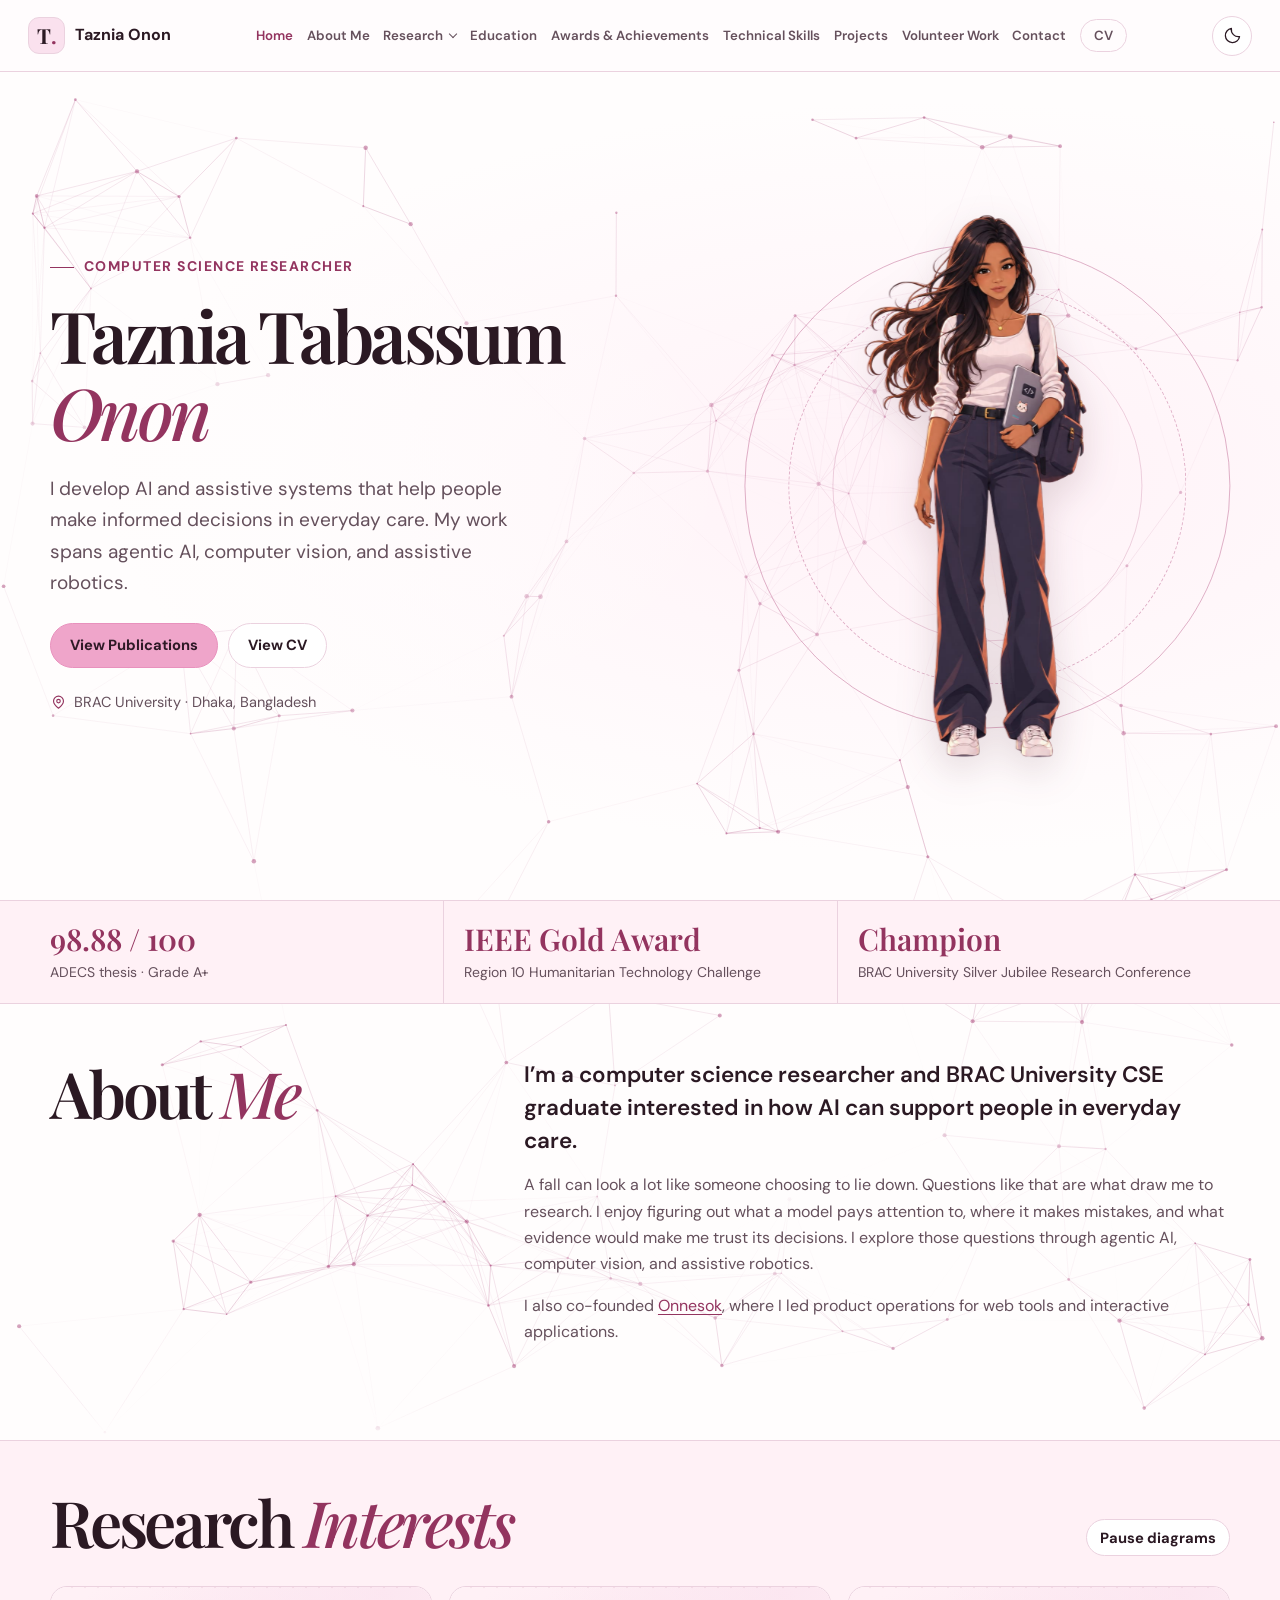
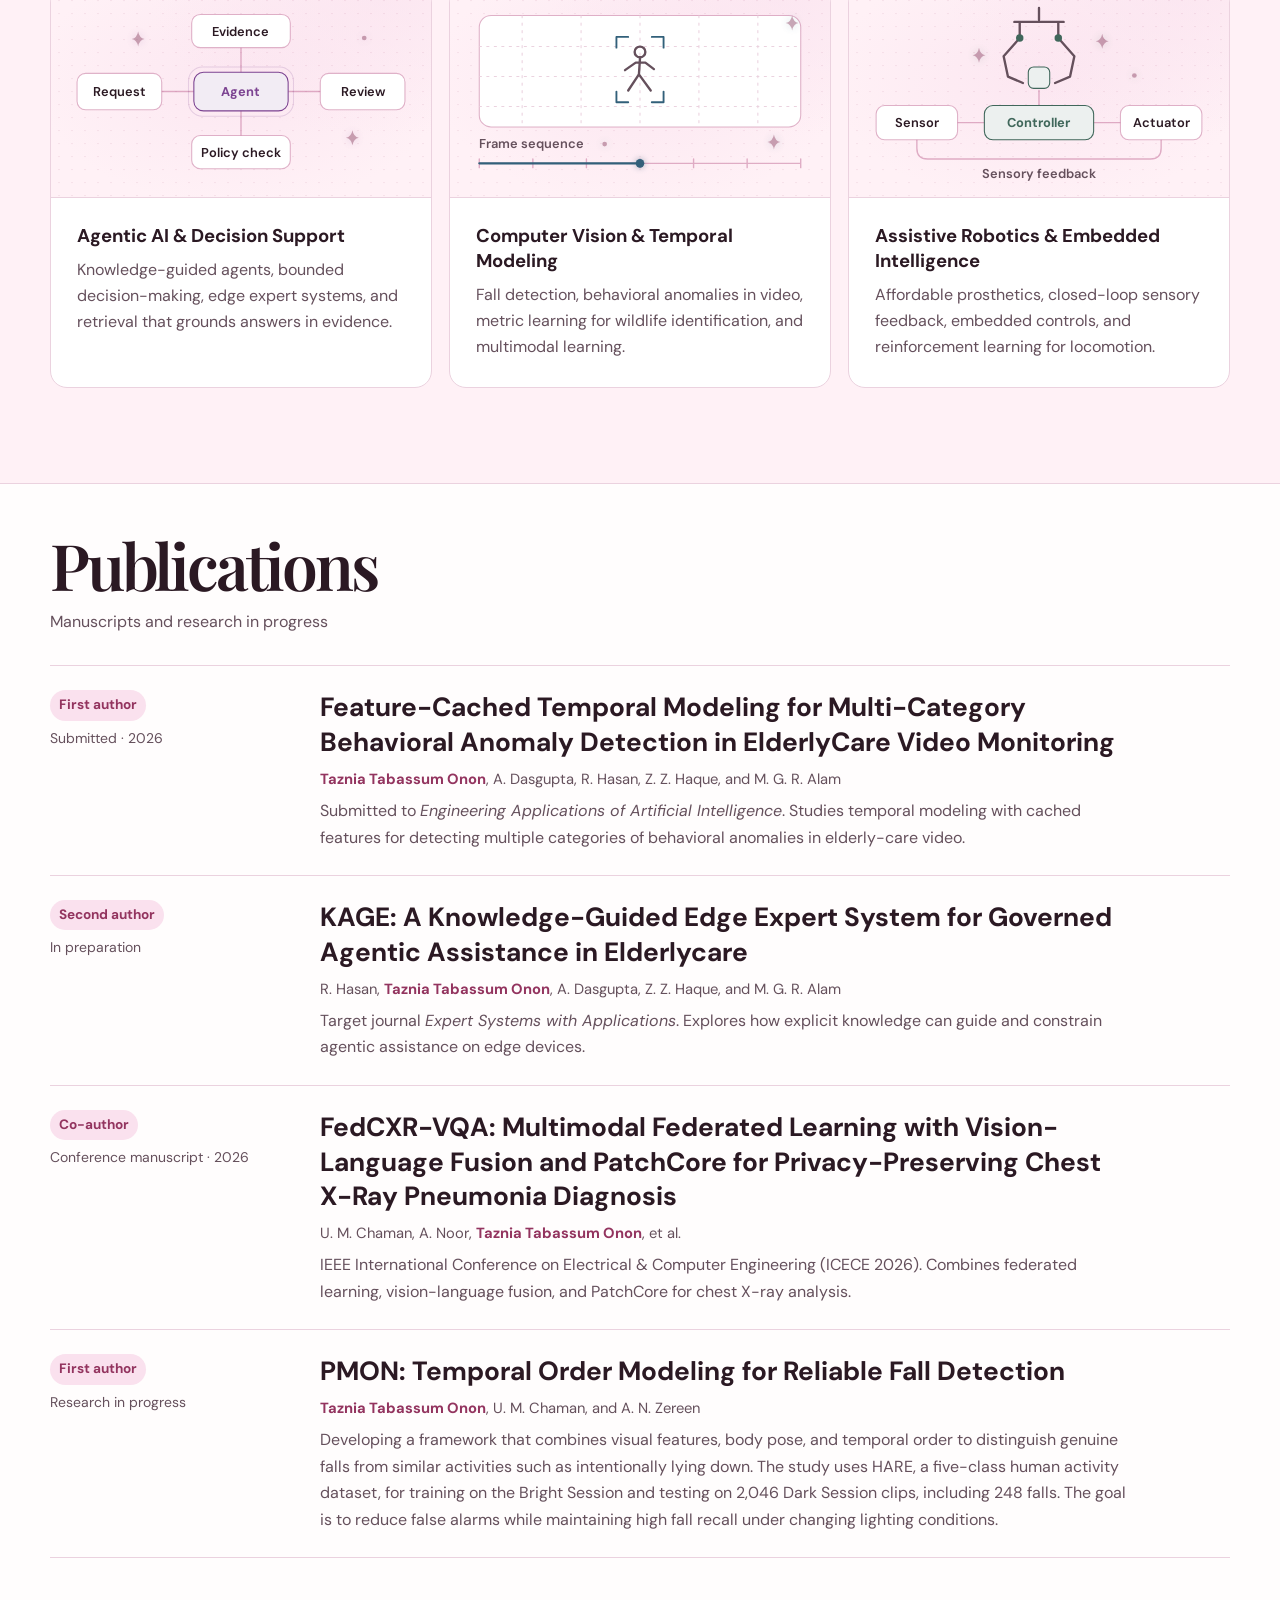
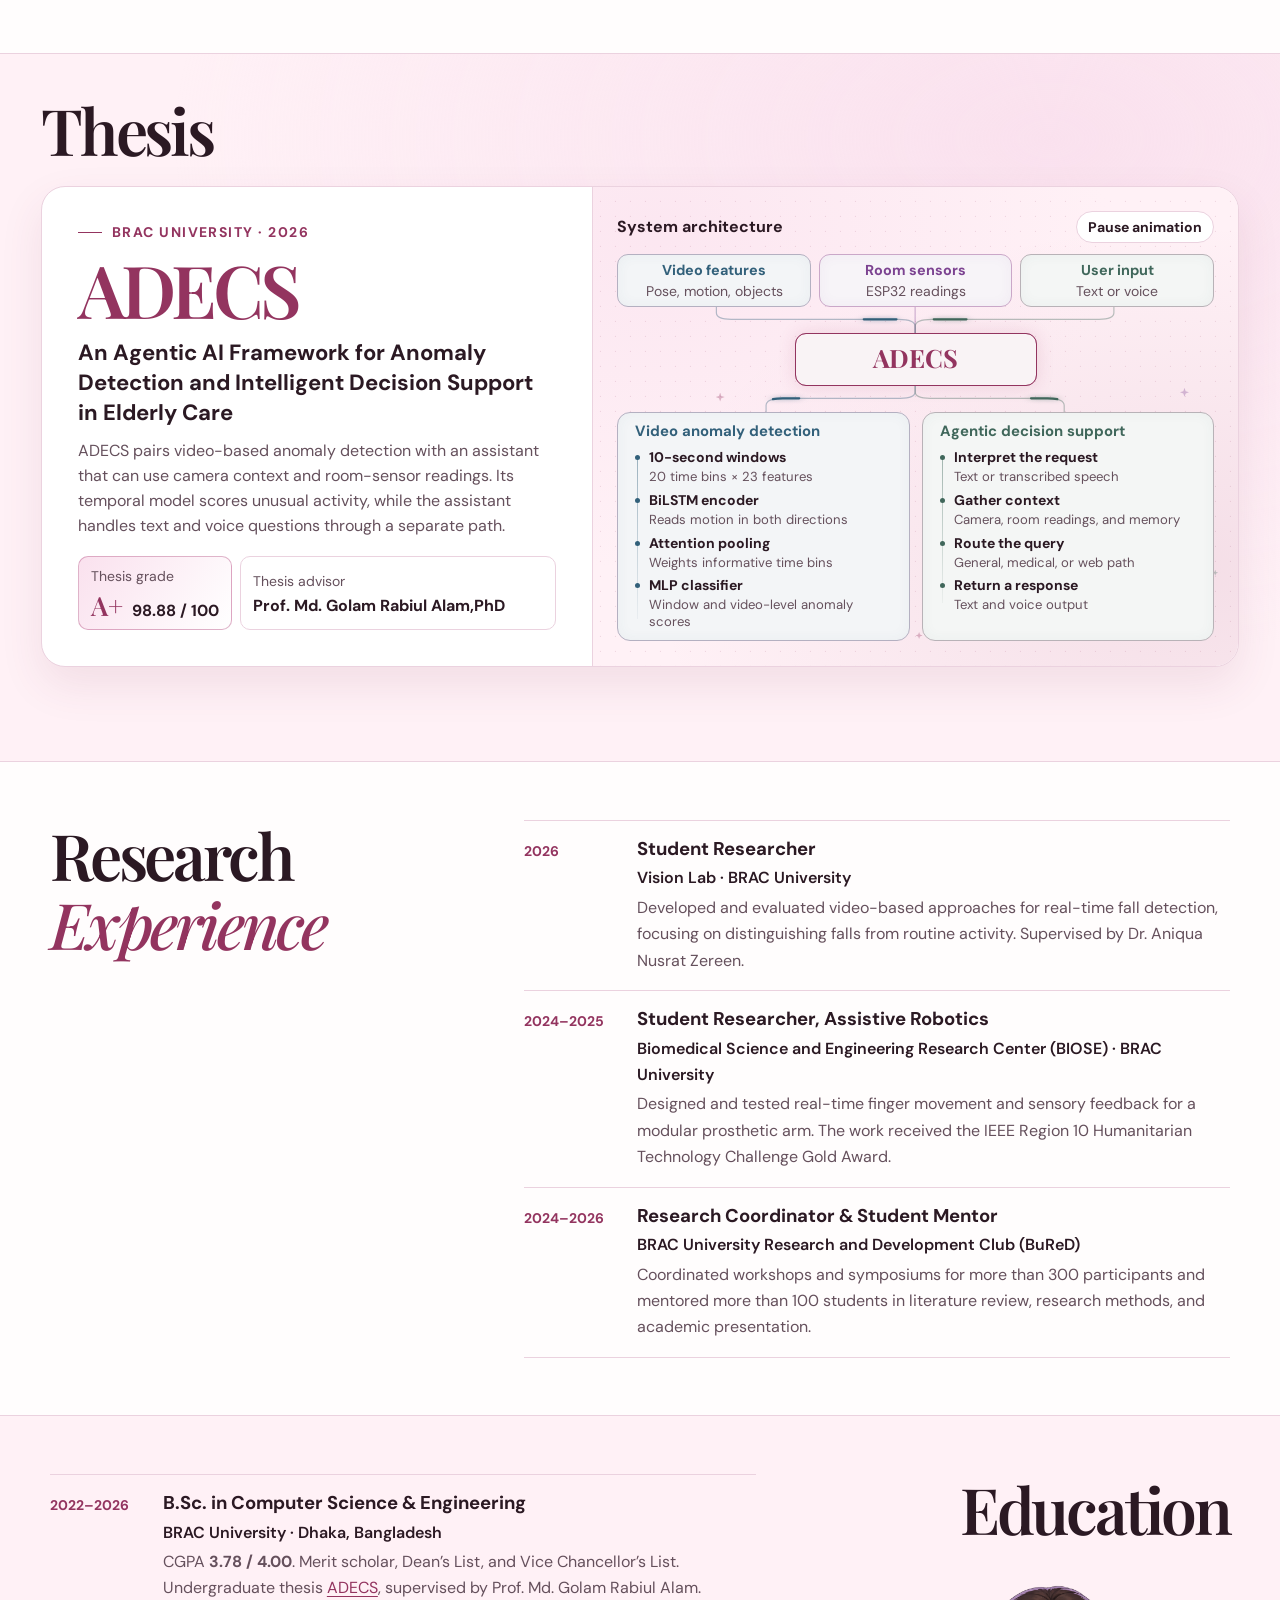
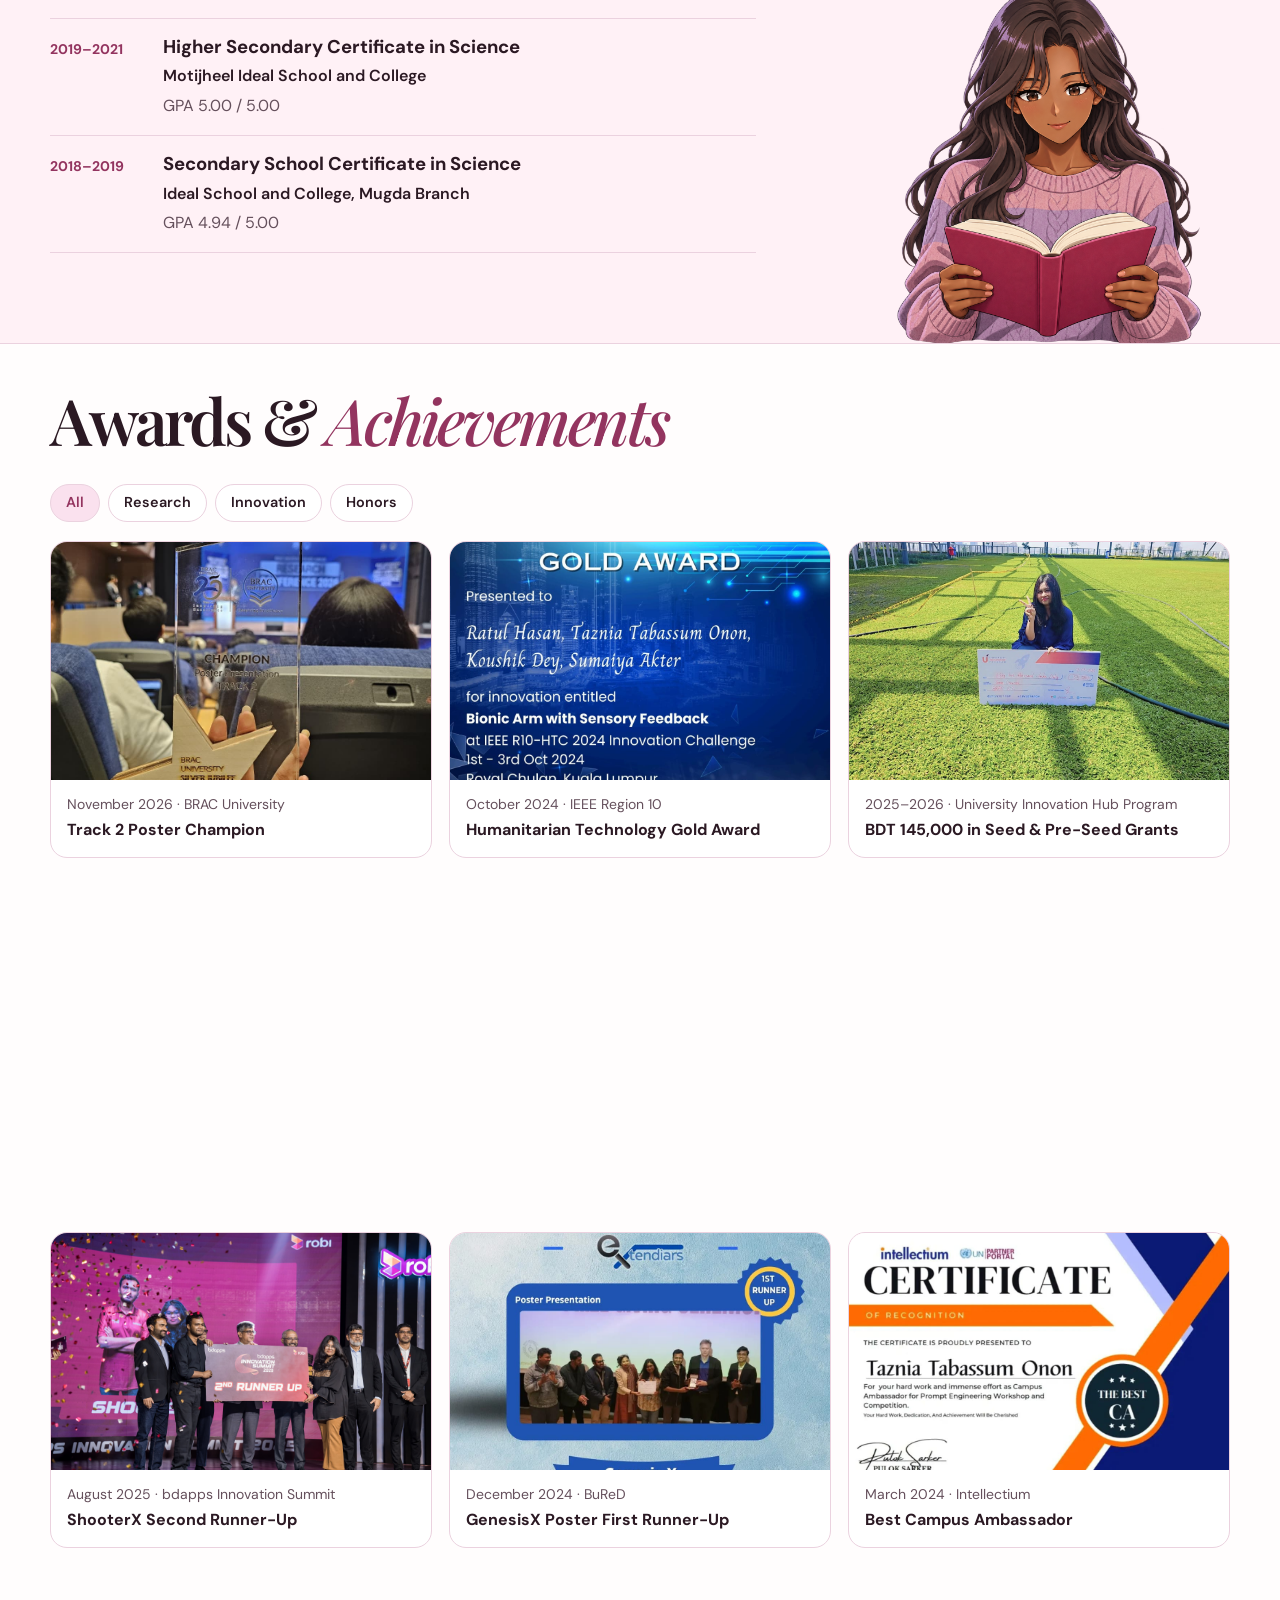
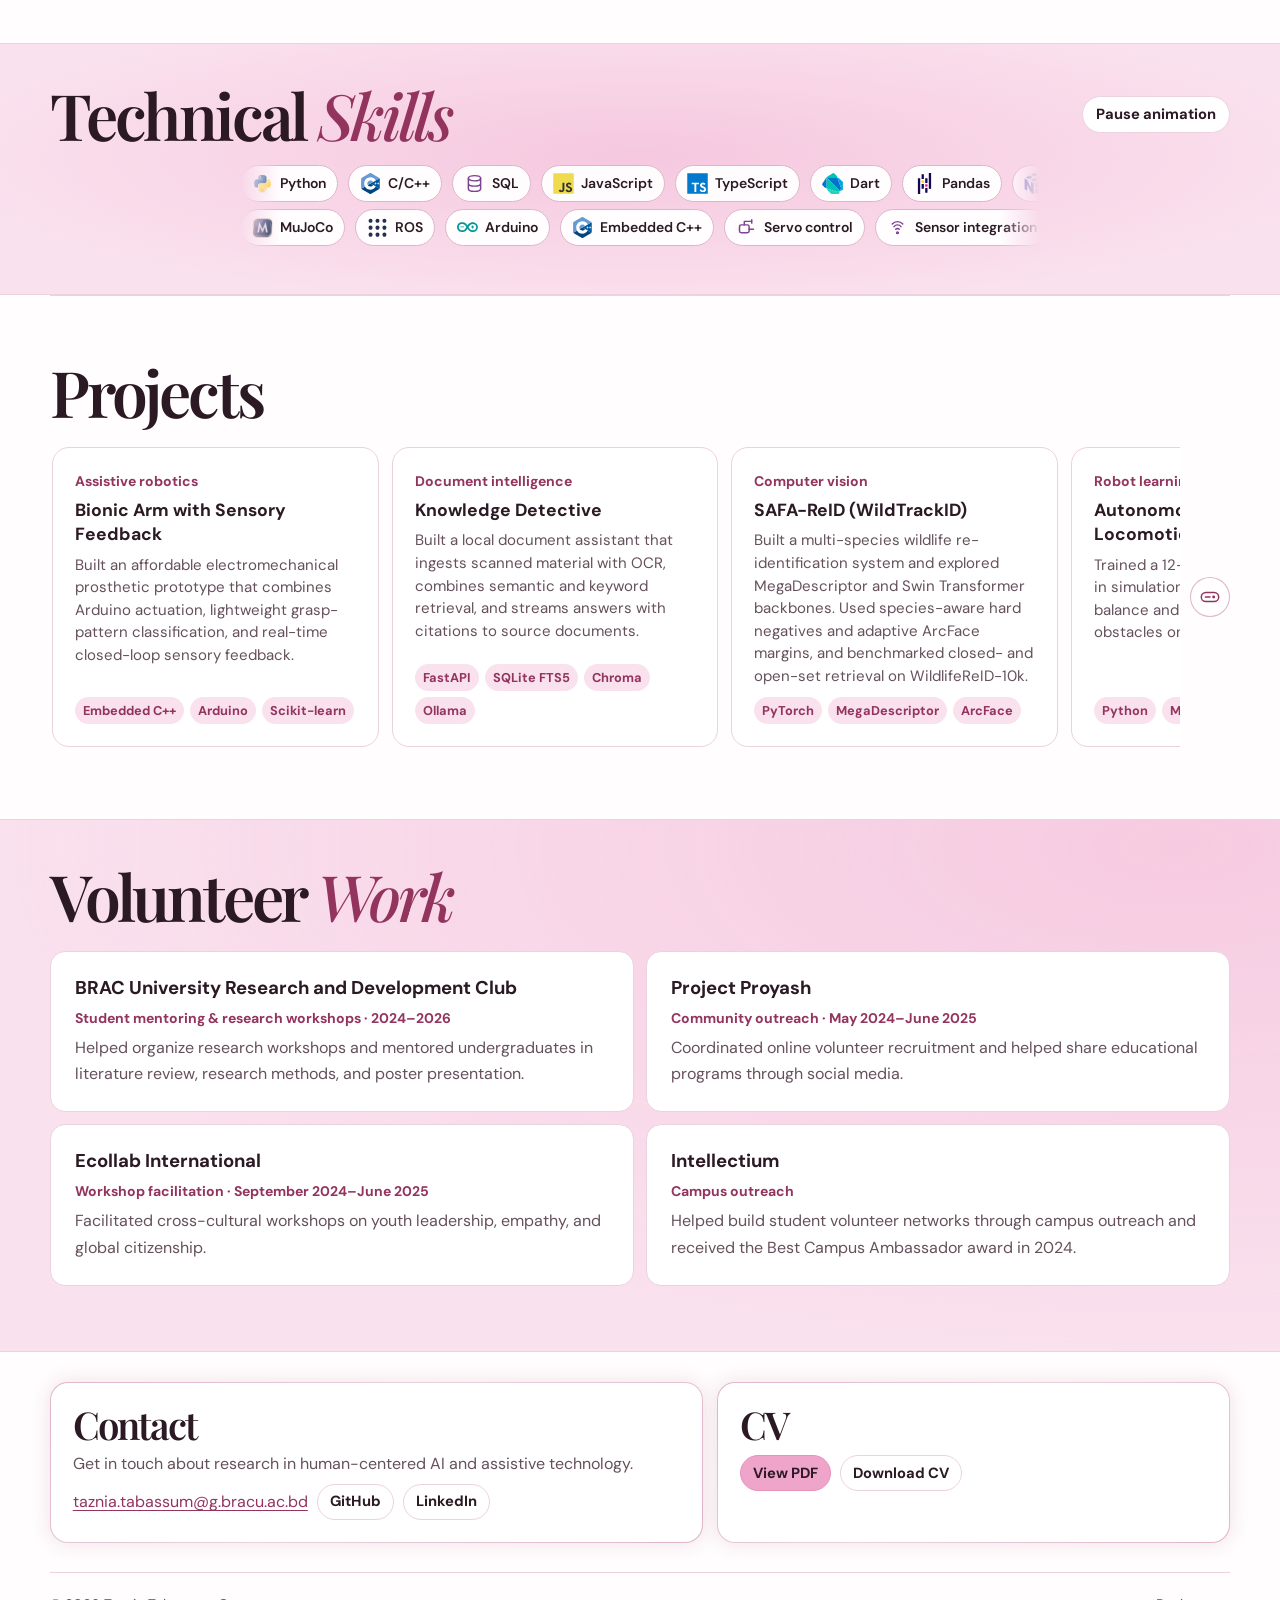
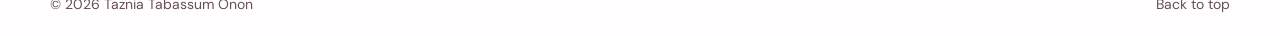
<file: index.html>
<!DOCTYPE html>
<html lang="en">
<head>
  <meta charset="utf-8">
  <meta name="viewport" content="width=device-width, initial-scale=1">
  <meta name="description" content="Taznia Tabassum Onon, a computer science researcher working across agentic AI, computer vision, and assistive systems.">
  <meta name="color-scheme" content="light dark">
  <title>Taznia Tabassum Onon | Computer Science Researcher</title>
  <script src="theme.js"></script>
  <link rel="stylesheet" href="styles.css">
  <script src="main.js" defer></script>
</head>
<body>
  <a class="skip" href="#main">Skip to content</a>
  <header class="site-header">
    <div class="shell header-inner">
      <a class="wordmark" href="#home"><span class="monogram" aria-hidden="true">T<span>.</span></span><span>Taznia Onon</span></a>
      <nav id="navigation" aria-label="Main navigation">
        <a href="#home" aria-current="location">Home</a>
        <a href="#about">About Me</a>
        <details class="nav-group">
          <summary>Research</summary>
          <div class="nav-links">
            <a href="#interests">Research Interests</a>
            <a href="#publications">Publications</a>
            <a href="#thesis">Thesis</a>
            <a href="#experience">Research Experience</a>
          </div>
        </details>
        <a href="#education">Education</a>
        <a href="#awards">Awards &amp; Achievements</a>
        <a href="#skills">Technical Skills</a>
        <a href="#projects">Projects</a>
        <a href="#volunteer">Volunteer Work</a>
        <a href="#contact">Contact</a>
        <a class="nav-cv" href="media/taznia-tabassum-onon-cv.pdf" target="_blank" rel="noopener">CV</a>
      </nav>
      <div class="header-actions">
        <button id="theme" class="icon-button" type="button" aria-label="Switch to dark mode">
          <svg class="moon" viewBox="0 0 24 24" aria-hidden="true"><path d="M20.9 13.4A9 9 0 0 1 10.6 3.1a9 9 0 1 0 10.3 10.3Z"/></svg>
          <svg class="sun" viewBox="0 0 24 24" aria-hidden="true"><circle cx="12" cy="12" r="4"/><path d="M12 2v2m0 16v2M2 12h2m16 0h2M5 5l1.5 1.5m11 11L19 19M5 19l1.5-1.5m11-11L19 5"/></svg>
        </button>
        <button id="menu" class="icon-button" type="button" aria-label="Open navigation" aria-expanded="false" aria-controls="navigation"><svg viewBox="0 0 24 24" aria-hidden="true"><path d="M4 8h16M4 16h16"/></svg></button>
      </div>
    </div>
  </header>
  <main id="main">
    <div class="intro-web">
      <canvas id="particles" aria-hidden="true"></canvas>
      <section class="hero" id="home" aria-labelledby="hero-title">
        <div class="shell hero-inner">
          <div class="hero-copy">
            <p class="eyebrow hero-intro"><span></span> <span class="typed-text">Computer Science Researcher</span></p>
            <h1 id="hero-title"><span class="name-line">Taznia Tabassum</span> <em class="name-line">Onon</em></h1>
            <p class="hero-summary hero-intro">I develop AI and assistive systems that help people make informed decisions in everyday care. My work spans agentic AI, computer vision, and assistive robotics.</p>
            <div class="hero-actions hero-intro"><a class="button primary" href="#publications">View Publications</a><a class="button secondary" href="media/taznia-tabassum-onon-cv.pdf" target="_blank" rel="noopener">View CV</a></div>
            <p class="hero-location hero-intro"><svg viewBox="0 0 24 24" aria-hidden="true"><path d="M19 10c0 5-7 10-7 10s-7-5-7-10a7 7 0 1 1 14 0Z"/><circle cx="12" cy="10" r="2.5"/></svg> BRAC University · Dhaka, Bangladesh</p>
          </div>
          <figure class="hero-visual" id="portrait-stage">
            <div class="orbit-system" aria-hidden="true">
              <div class="orbit orbit-outer"><i></i></div>
              <div class="orbit orbit-inner"><i></i></div>
              <div class="orbit orbit-core"><i></i></div>
            </div>
            <div class="portrait">
              <svg class="portrait-art" viewBox="0 0 610 1448" width="610" height="1448" role="img" aria-labelledby="hero-portrait-title">
                <title id="hero-portrait-title">Full-length illustration of Taznia Tabassum Onon</title>
                <defs>
                  <image id="hero-portrait-image" href="media/portrait.svg" width="610" height="1448"/>
                  <radialGradient id="portrait-hair-edge">
                    <stop offset=".48" stop-color="black"/>
                    <stop offset="1" stop-color="black" stop-opacity="0"/>
                  </radialGradient>
                  <ellipse id="portrait-hair-area" cx="43" cy="347" rx="153" ry="202" fill="url(#portrait-hair-edge)"/>
                  <mask id="portrait-still-mask" maskUnits="userSpaceOnUse" x="0" y="0" width="610" height="1448">
                    <rect width="610" height="1448" fill="white"/>
                    <use href="#portrait-hair-area"/>
                  </mask>
                  <mask id="portrait-hair-mask" maskUnits="userSpaceOnUse" x="0" y="0" width="610" height="1448" mask-type="alpha">
                    <use href="#portrait-hair-area"/>
                  </mask>
                  <radialGradient id="portrait-expression-edge">
                    <stop offset=".63" stop-color="white"/>
                    <stop offset="1" stop-color="white" stop-opacity="0"/>
                  </radialGradient>
                  <mask id="portrait-expression-mask" maskUnits="userSpaceOnUse" x="310" y="166" width="110" height="68" mask-type="alpha">
                    <ellipse cx="364" cy="199" rx="51" ry="32" fill="url(#portrait-expression-edge)"/>
                  </mask>
                </defs>
                <g class="portrait-hair-composite">
                  <use class="portrait-layer" href="#hero-portrait-image" mask="url(#portrait-still-mask)"/>
                  <g class="portrait-hair portrait-layer">
                    <use href="#hero-portrait-image" mask="url(#portrait-hair-mask)"/>
                  </g>
                </g>
                <image class="portrait-rest-expression" href="media/portrait-rest-expression.webp" x="308" y="161" width="116" height="72" mask="url(#portrait-expression-mask)"/>
              </svg>
            </div>
          </figure>
        </div>
      </section>

      <div class="highlights">
        <ul class="shell highlight-list" aria-label="Research and academic highlights">
          <li><a href="#thesis"><strong>98.88 / 100</strong><span>ADECS thesis · Grade A+</span></a></li>
          <li><a href="#awards"><strong>IEEE Gold Award</strong><span>Region 10 Humanitarian Technology Challenge</span></a></li>
          <li><a href="#awards"><strong>Champion</strong><span>BRAC University Silver Jubilee Research Conference</span></a></li>
        </ul>
      </div>

      <section class="section shell split" id="about" aria-labelledby="about-title">
        <div class="section-heading reveal"><h2 id="about-title">About <em>Me</em></h2></div>
        <div class="prose reveal">
          <p class="lead">I’m a computer science researcher and BRAC University CSE graduate interested in how AI can support people in everyday care.</p>
          <p>A fall can look a lot like someone choosing to lie down. Questions like that are what draw me to research. I enjoy figuring out what a model pays attention to, where it makes mistakes, and what evidence would make me trust its decisions. I explore those questions through agentic AI, computer vision, and assistive robotics.</p>
          <p>I also co-founded <a href="https://www.onnesok.com">Onnesok</a>, where I led product operations for web tools and interactive applications.</p>
        </div>
      </section>
    </div>

    <div class="section-tint"><section class="section shell" id="interests" aria-labelledby="interests-title">
      <div class="section-heading interest-heading reveal">
        <h2 id="interests-title">Research <em>Interests</em></h2>
        <button type="button" class="button secondary interest-motion" aria-controls="interest-diagrams" hidden>Pause diagrams</button>
      </div>
      <div class="interest-grid stagger" id="interest-diagrams">
        <article class="interest reveal">
          <div class="interest-scene interest-scene-agent">
            <svg viewBox="0 0 336 184" role="img" aria-labelledby="agent-scene-title agent-scene-description">
              <title id="agent-scene-title">Evidence-guided agent workflow</title>
              <desc id="agent-scene-description">A request reaches an agent that checks evidence and policy before sending a recommendation for human review.</desc>
              <defs><path id="diagram-sparkle-shape" d="M0-7Q1-1 6 0Q1 1 0 7Q-1 1-6 0Q-1-1 0-7Z"/></defs>
              <path class="scene-wire" d="M94 92H124M212 92H242M168 51V74M168 110V133"/>
              <path class="scene-signal scene-motion" pathLength="1" d="M94 92H124"/>
              <path class="scene-signal scene-motion" pathLength="1" d="M168 51V74" style="--signal-delay:-3.3s"/>
              <path class="scene-signal scene-motion" pathLength="1" d="M168 133V110" style="--signal-delay:-2.2s"/>
              <path class="scene-signal scene-motion" pathLength="1" d="M212 92H242" style="--signal-delay:-1.1s"/>
              <g class="scene-node"><rect x="15" y="75" width="79" height="34" rx="8"/><text x="54.5" y="92">Request</text></g>
              <g class="scene-node"><rect x="122" y="20" width="92" height="31" rx="8"/><text x="168" y="35.5">Evidence</text></g>
              <g class="scene-node"><rect x="122" y="133" width="92" height="31" rx="8"/><text x="168" y="148.5">Policy check</text></g>
              <g class="scene-node scene-node-accent"><rect x="124" y="74" width="88" height="36" rx="9"/><text x="168" y="92">Agent</text></g>
              <rect class="scene-halo scene-motion" x="119" y="69" width="98" height="46" rx="13"/>
              <g class="scene-node"><rect x="242" y="75" width="79" height="34" rx="8"/><text x="281.5" y="92">Review</text></g>
              <g class="scene-sparkles" aria-hidden="true">
                <use class="scene-sparkle scene-motion" href="#diagram-sparkle-shape" x="72" y="43"/>
                <use class="scene-sparkle scene-motion" href="#diagram-sparkle-shape" x="272" y="135"/>
                <circle class="scene-sparkle scene-motion" cx="283" cy="42" r="2.2"/>
              </g>
            </svg>
          </div>
          <div class="interest-content"><h3>Agentic AI &amp; Decision Support</h3><p>Knowledge-guided agents, bounded decision-making, edge expert systems, and retrieval that grounds answers in evidence.</p></div>
        </article>
        <article class="interest reveal">
          <div class="interest-scene interest-scene-vision">
            <svg viewBox="0 0 336 184" role="img" aria-labelledby="vision-scene-title vision-scene-description">
              <title id="vision-scene-title">Tracking across video frames</title>
              <desc id="vision-scene-description">A moving figure stays within a tracking box while the timeline advances through successive frames.</desc>
              <defs><clipPath id="vision-frame-clip"><rect x="18" y="21" width="300" height="104" rx="11"/></clipPath></defs>
              <rect class="scene-screen" x="18" y="21" width="300" height="104" rx="11"/>
              <g clip-path="url(#vision-frame-clip)">
                <path class="vision-grid" d="M18 50H318M18 78H318M18 106H318M58 21V125M113 21V125M168 21V125M223 21V125M278 21V125"/>
                <g class="vision-subject scene-motion">
                  <path class="vision-box" d="M146 51V41H157M179 41H190V51M190 92V102H179M157 102H146V92"/>
                  <circle class="vision-figure" cx="168" cy="55" r="5"/>
                  <path class="vision-figure" d="M168 61L167 76M154 72L164 65L173 65L181 71M167 76L157 91"/>
                  <path class="vision-figure vision-stride scene-motion" d="M167 76L178 91"/>
                </g>
              </g>
              <text class="scene-caption" x="18" y="145">Frame sequence</text>
              <path class="scene-wire" d="M18 159H318M18 155V163M68 155V163M118 155V163M168 155V163M218 155V163M268 155V163M318 155V163"/>
              <path class="vision-progress scene-motion" pathLength="1" d="M18 159H318"/>
              <circle class="vision-playhead scene-motion" cx="18" cy="159" r="4"/>
              <g class="scene-sparkles" aria-hidden="true">
                <use class="scene-sparkle scene-motion" href="#diagram-sparkle-shape" x="310" y="28"/>
                <use class="scene-sparkle scene-motion" href="#diagram-sparkle-shape" x="293" y="139"/>
                <circle class="scene-sparkle scene-motion" cx="135" cy="141" r="2.2"/>
              </g>
            </svg>
          </div>
          <div class="interest-content"><h3>Computer Vision &amp; Temporal Modeling</h3><p>Fall detection, behavioral anomalies in video, metric learning for wildlife identification, and multimodal learning.</p></div>
        </article>
        <article class="interest reveal">
          <div class="interest-scene interest-scene-robotics">
            <svg viewBox="0 0 336 184" role="img" aria-labelledby="robotics-scene-title robotics-scene-description">
              <title id="robotics-scene-title">Closed-loop grasp feedback</title>
              <desc id="robotics-scene-description">A sensor measures contact, a controller adjusts the actuator, and the sensor measures the resulting grip.</desc>
              <path class="scene-wire" d="M92 121H117M219 121H244M282 137V145Q282 155 272 155H64Q54 155 54 145V137M168 105V91"/>
              <path class="scene-signal scene-motion" pathLength="1" d="M92 121H117"/>
              <path class="scene-signal scene-motion" pathLength="1" d="M219 121H244" style="--signal-delay:-3.3s"/>
              <path class="scene-signal scene-motion" pathLength="1" d="M282 137V145Q282 155 272 155H64Q54 155 54 145V137" style="--signal-delay:-1.1s"/>
              <g class="scene-node"><rect x="16" y="105" width="76" height="32" rx="8"/><text x="54" y="121">Sensor</text></g>
              <g class="scene-node scene-node-accent"><rect x="117" y="105" width="102" height="32" rx="8"/><text x="168" y="121">Controller</text></g>
              <g class="scene-node"><rect x="244" y="105" width="76" height="32" rx="8"/><text x="282" y="121">Actuator</text></g>
              <path class="grip-line" d="M168 14V25M145 27H191M150 27V42M186 27V42"/>
              <rect class="grip-object scene-motion" x="158" y="69" width="20" height="20" rx="5"/>
              <path class="grip-line grip-jaw grip-jaw-left scene-motion" d="M150 42L135 59L139 78L153 84"/>
              <path class="grip-line grip-jaw grip-jaw-right scene-motion" d="M186 42L201 59L197 78L183 84"/>
              <circle class="grip-joint" cx="150" cy="42" r="3.5"/><circle class="grip-joint" cx="186" cy="42" r="3.5"/>
              <text class="scene-caption" x="168" y="173" text-anchor="middle">Sensory feedback</text>
              <g class="scene-sparkles" aria-hidden="true">
                <use class="scene-sparkle scene-motion" href="#diagram-sparkle-shape" x="112" y="58"/>
                <use class="scene-sparkle scene-motion" href="#diagram-sparkle-shape" x="227" y="45"/>
                <circle class="scene-sparkle scene-motion" cx="257" cy="77" r="2.2"/>
              </g>
            </svg>
          </div>
          <div class="interest-content"><h3>Assistive Robotics &amp; Embedded Intelligence</h3><p>Affordable prosthetics, closed-loop sensory feedback, embedded controls, and reinforcement learning for locomotion.</p></div>
        </article>
      </div>
    </section></div>

    <section class="section shell" id="publications" aria-labelledby="publications-title">
      <div class="section-heading reveal"><h2 id="publications-title">Publications</h2><p>Manuscripts and research in progress</p></div>
      <div class="papers stagger">
        <article class="paper reveal">
          <div class="paper-meta"><span class="pill">First author</span><span>Submitted · 2026</span></div>
          <div><h3>Feature-Cached Temporal Modeling for Multi-Category Behavioral Anomaly Detection in ElderlyCare Video Monitoring</h3><p class="authors"><strong>Taznia Tabassum Onon</strong>, A. Dasgupta, R. Hasan, Z. Z. Haque, and M. G. R. Alam</p><p>Submitted to <i>Engineering Applications of Artificial Intelligence</i>. Studies temporal modeling with cached features for detecting multiple categories of behavioral anomalies in elderly-care video.</p></div>
        </article>
        <article class="paper reveal">
          <div class="paper-meta"><span class="pill">Second author</span><span>In preparation</span></div>
          <div><h3>KAGE: A Knowledge-Guided Edge Expert System for Governed Agentic Assistance in Elderlycare</h3><p class="authors">R. Hasan, <strong>Taznia Tabassum Onon</strong>, A. Dasgupta, Z. Z. Haque, and M. G. R. Alam</p><p>Target journal <i>Expert Systems with Applications</i>. Explores how explicit knowledge can guide and constrain agentic assistance on edge devices.</p></div>
        </article>
        <article class="paper reveal">
          <div class="paper-meta"><span class="pill">Co-author</span><span>Conference manuscript · 2026</span></div>
          <div><h3>FedCXR-VQA: Multimodal Federated Learning with Vision-Language Fusion and PatchCore for Privacy-Preserving Chest X-Ray Pneumonia Diagnosis</h3><p class="authors">U. M. Chaman, A. Noor, <strong>Taznia Tabassum Onon</strong>, et al.</p><p>IEEE International Conference on Electrical &amp; Computer Engineering (ICECE 2026). Combines federated learning, vision-language fusion, and PatchCore for chest X-ray analysis.</p></div>
        </article>
        <article class="paper reveal">
          <div class="paper-meta"><span class="pill">First author</span><span>Research in progress</span></div>
          <div>
            <h3>PMON: Temporal Order Modeling for Reliable Fall Detection</h3>
            <p class="authors"><strong>Taznia Tabassum Onon</strong>, U. M. Chaman, and A. N. Zereen</p>
            <p>Developing a framework that combines visual features, body pose, and temporal order to distinguish genuine falls from similar activities such as intentionally lying down. The study uses HARE, a five-class human activity dataset, for training on the Bright Session and testing on 2,046 Dark Session clips, including 248 falls. The goal is to reduce false alarms while maintaining high fall recall under changing lighting conditions.</p>
          </div>
        </article>
      </div>
    </section>

    <div class="section-tint thesis-band"><section class="section shell" id="thesis" aria-labelledby="thesis-title">
      <div class="section-heading">
        <h2 id="thesis-title"><span class="typed-text" data-type-interval="150">Thesis</span></h2>
      </div>
      <div class="thesis-feature reveal">
        <div class="thesis-copy">
          <p class="eyebrow"><span></span> BRAC University · 2026</p>
          <h3>ADECS</h3>
          <p class="thesis-title">An Agentic AI Framework for Anomaly Detection and Intelligent Decision Support in Elderly Care</p>
          <p>ADECS pairs video-based anomaly detection with an assistant that can use camera context and room-sensor readings. Its temporal model scores unusual activity, while the assistant handles text and voice questions through a separate path.</p>
          <dl class="thesis-meta">
            <div class="thesis-grade"><dt>Thesis grade</dt><dd><strong>A+</strong><span>98.88 / 100</span></dd></div>
            <div class="thesis-advisor"><dt>Thesis advisor</dt><dd>Prof. Md. Golam Rabiul Alam,PhD</dd></div>
          </dl>
        </div>
        <div class="thesis-map" id="adecs-architecture" role="group" aria-labelledby="adecs-map-title">
          <div class="thesis-map-heading">
            <h4 id="adecs-map-title">System architecture</h4>
            <button class="button secondary thesis-motion-button" type="button" aria-controls="adecs-architecture" hidden>Pause animation</button>
          </div>
          <div class="thesis-stars" aria-hidden="true"><i></i><i></i><i></i><i></i><i></i></div>
          <div class="thesis-map-row">
            <div class="thesis-node thesis-video"><strong>Video features</strong><span>Pose, motion, objects</span></div>
            <div class="thesis-node thesis-sensors"><strong>Room sensors</strong><span>ESP32 readings</span></div>
            <div class="thesis-node thesis-assistant"><strong>User input</strong><span>Text or voice</span></div>
          </div>
          <svg class="thesis-wire" viewBox="0 0 360 36" preserveAspectRatio="none" aria-hidden="true">
            <path class="thesis-video" d="M60 0V8Q60 17 69 17H170Q180 17 180 27V36"/>
            <path class="thesis-sensors" d="M180 0V36"/>
            <path class="thesis-assistant" d="M300 0V8Q300 17 291 17H190Q180 17 180 27V36"/>
            <path class="thesis-flow-trace thesis-video" pathLength="100" d="M60 0V8Q60 17 69 17H170Q180 17 180 27V36"/>
            <path class="thesis-flow-trace thesis-sensors" pathLength="100" d="M180 0V36"/>
            <path class="thesis-flow-trace thesis-assistant" pathLength="100" d="M300 0V8Q300 17 291 17H190Q180 17 180 27V36"/>
          </svg>
          <div class="thesis-node thesis-hub"><strong>ADECS</strong><span></div>
          <svg class="thesis-wire" viewBox="0 0 360 36" preserveAspectRatio="none" aria-hidden="true">
            <path class="thesis-video" d="M180 0V8Q180 17 171 17H100Q90 17 90 27V36"/>
            <path class="thesis-assistant" d="M180 0V8Q180 17 189 17H260Q270 17 270 27V36"/>
            <path class="thesis-flow-trace thesis-branch thesis-video" pathLength="100" d="M180 0V8Q180 17 171 17H100Q90 17 90 27V36"/>
            <path class="thesis-flow-trace thesis-branch thesis-assistant" pathLength="100" d="M180 0V8Q180 17 189 17H260Q270 17 270 27V36"/>
          </svg>
          <div class="thesis-lanes">
            <div class="thesis-lane thesis-video">
              <h5>Video anomaly detection</h5>
              <ol class="thesis-route">
                <li><strong>10-second windows</strong><span>20 time bins × 23 features</span></li>
                <li><strong>BiLSTM encoder</strong><span>Reads motion in both directions</span></li>
                <li><strong>Attention pooling</strong><span>Weights informative time bins</span></li>
                <li><strong>MLP classifier</strong><span>Window and video-level anomaly scores</span></li>
              </ol>
            </div>
            <div class="thesis-lane thesis-assistant">
              <h5>Agentic decision support</h5>
              <ol class="thesis-route">
                <li><strong>Interpret the request</strong><span>Text or transcribed speech</span></li>
                <li><strong>Gather context</strong><span>Camera, room readings, and memory</span></li>
                <li><strong>Route the query</strong><span>General, medical, or web path</span></li>
                <li><strong>Return a response</strong><span>Text and voice output</span></li>
              </ol>
            </div>
          </div>
        </div>
      </div>
    </section></div>

    <section class="section shell split" id="experience" aria-labelledby="experience-title">
      <div class="section-heading reveal"><h2 id="experience-title">Research <em>Experience</em></h2></div>
      <div class="timeline stagger">
        <article class="reveal"><time datetime="2026">2026</time><div><h3>Student Researcher</h3><p class="affiliation">Vision Lab · BRAC University</p><p>Developed and evaluated video-based approaches for real-time fall detection, focusing on distinguishing falls from routine activity. Supervised by Dr. Aniqua Nusrat Zereen.</p></div></article>
        <article class="reveal"><span>2024–2025</span><div><h3>Student Researcher, Assistive Robotics</h3><p class="affiliation">Biomedical Science and Engineering Research Center (BIOSE) · BRAC University</p><p>Designed and tested real-time finger movement and sensory feedback for a modular prosthetic arm. The work received the IEEE Region 10 Humanitarian Technology Challenge Gold Award.</p></div></article>
        <article class="reveal"><span>2024–2026</span><div><h3>Research Coordinator &amp; Student Mentor</h3><p class="affiliation">BRAC University Research and Development Club (BuReD)</p><p>Coordinated workshops and symposiums for more than 300 participants and mentored more than 100 students in literature review, research methods, and academic presentation.</p></div></article>
      </div>
    </section>

    <div class="section-tint"><section class="section shell split" id="education" aria-labelledby="education-title">
      <div class="section-heading"><h2 id="education-title"><span class="typed-text" data-type-interval="105">Education</span></h2></div>
      <div class="timeline stagger">
        <article class="reveal"><span>2022–2026</span><div><h3>B.Sc. in Computer Science &amp; Engineering</h3><p class="affiliation">BRAC University · Dhaka, Bangladesh</p><p>CGPA <strong>3.78 / 4.00</strong>. Merit scholar, Dean’s List, and Vice Chancellor’s List.</p><p>Undergraduate thesis <a href="#thesis">ADECS</a>, supervised by Prof. Md. Golam Rabiul Alam.</p></div></article>
        <article class="reveal"><span>2019–2021</span><div><h3>Higher Secondary Certificate in Science</h3><p class="affiliation">Motijheel Ideal School and College</p><p>GPA 5.00 / 5.00</p></div></article>
        <article class="reveal"><span>2018–2019</span><div><h3>Secondary School Certificate in Science</h3><p class="affiliation">Ideal School and College, Mugda Branch</p><p>GPA 4.94 / 5.00</p></div></article>
      </div>
      <svg class="education-art" viewBox="0 0 1254 1250" role="img" aria-labelledby="study-title">
        <title id="study-title">Anime-style illustration of a university student reading an open book</title>
        <defs>
          <filter id="education-eye-feather" x="-10%" y="-20%" width="120%" height="140%">
            <feGaussianBlur stdDeviation="2"/>
          </filter>
          <mask id="education-eye-windows" maskUnits="userSpaceOnUse" x="0" y="0" width="1254" height="1254">
            <path fill="white" filter="url(#education-eye-feather)" d="M524 391C537 384 552 381 571 380C584 380 592 387 596 392C591 399 573 405 558 405C542 405 530 399 524 391ZM685 381C686 369 703 361 722 358C734 357 745 358 751 361C748 373 731 384 713 386C699 389 688 387 685 381Z"/>
          </mask>
        </defs>
        <g class="education-art-reveal">
          <image id="education-portrait" href="media/education-anime-v2.png" width="1254" height="1254"/>
          <g mask="url(#education-eye-windows)">
            <use class="education-gaze" href="#education-portrait"/>
          </g>
        </g>
      </svg>
    </section></div>

    <section class="section shell" id="awards" aria-labelledby="awards-title">
      <div class="section-heading reveal"><h2 id="awards-title">Awards &amp; <em>Achievements</em></h2></div>
      <div class="gallery-filters" role="group" aria-label="Filter awards"><button type="button" data-filter="all" aria-pressed="true">All</button><button type="button" data-filter="research" aria-pressed="false">Research</button><button type="button" data-filter="innovation" aria-pressed="false">Innovation</button><button type="button" data-filter="honors" aria-pressed="false">Honors</button></div>
      <div class="gallery stagger" id="gallery">
        <article class="reveal" data-group="research"><a href="media/champion_poster_img2.jpeg"><span class="media-frame"><img src="media/champion_poster_img2.jpeg" alt="Track 2 poster championship at BRAC University’s Silver Jubilee Research Conference" loading="lazy"></span><span class="gallery-caption"><span>November 2026 · BRAC University</span><strong>Track 2 Poster Champion</strong></span></a></article>
        <article class="reveal" data-group="research"><a href="media/gold_award.jpeg"><span class="media-frame"><img src="media/gold_award.jpeg" alt="IEEE humanitarian technology gold award" loading="lazy"></span><span class="gallery-caption"><span>October 2024 · IEEE Region 10</span><strong>Humanitarian Technology Gold Award</strong></span></a></article>
        <article class="reveal" data-group="innovation"><a href="media/innovation_grant.jpeg"><span class="media-frame"><img src="media/innovation_grant.jpeg" alt="University Innovation Hub Program grant event" loading="lazy"></span><span class="gallery-caption"><span>2025–2026 · University Innovation Hub Program</span><strong>BDT 145,000 in Seed &amp; Pre-Seed Grants</strong></span></a></article>
        <article class="reveal" data-group="honors"><a href="media/VC_recog_award.jpeg"><span class="media-frame"><img src="media/VC_recog_award.jpeg" alt="BRAC University award ceremony" loading="lazy"></span><span class="gallery-caption"><span>Fall 2025 · BRAC University</span><strong>Vice Chancellor’s Special Recognition Award</strong></span></a></article>
        <article class="reveal" data-group="innovation"><a href="media/Iotrix%20awardjpeg.jpeg"><span class="media-frame"><img src="media/Iotrix%20awardjpeg.jpeg" alt="IOTrix hackathon award" loading="lazy"></span><span class="gallery-caption"><span>November 2025 · CUET</span><strong>IOTrix National Hackathon Second Runner-Up</strong></span></a></article>
        <article class="reveal" data-group="honors"><a href="media/Honourable_mention.jpeg"><span class="media-frame"><img src="media/Honourable_mention.jpeg" alt="International Science and Invention Fair recognition" loading="lazy"></span><span class="gallery-caption"><span>October 2025 · ISIF Bangladesh</span><strong>Honourable Mention</strong></span></a></article>
        <article class="reveal" data-group="innovation"><a href="media/bdapps_award1.jpeg"><span class="media-frame"><img src="media/bdapps_award1.jpeg" alt="ShooterX award at the bdapps Innovation Summit" loading="lazy"></span><span class="gallery-caption"><span>August 2025 · bdapps Innovation Summit</span><strong>ShooterX Second Runner-Up</strong></span></a></article>
        <article class="reveal" data-group="research"><a href="media/Genesis_award1.jpeg"><span class="media-frame"><img src="media/Genesis_award1.jpeg" alt="GenesisX poster competition award" loading="lazy"></span><span class="gallery-caption"><span>December 2024 · BuReD</span><strong>GenesisX Poster First Runner-Up</strong></span></a></article>
        <article class="reveal" data-group="honors"><a href="media/Best_CA_award.jpeg"><span class="media-frame"><img src="media/Best_CA_award.jpeg" alt="Intellectium campus ambassador award" loading="lazy"></span><span class="gallery-caption"><span>March 2024 · Intellectium</span><strong>Best Campus Ambassador</strong></span></a></article>
      </div>
      <dialog class="lightbox" id="lightbox" aria-labelledby="photo-caption">
        <div class="photo-panel"><form method="dialog"><button class="icon-button close-photo" aria-label="Close photo" autofocus>×</button></form><img id="full-photo" alt=""><p id="photo-caption"></p><div class="photo-controls"><button class="button secondary" id="previous-photo" type="button">Previous</button><button class="button secondary" id="next-photo" type="button">Next</button></div></div>
      </dialog>
    </section>

    <div class="section-tint skills-band">
      <section class="section shell" id="skills" aria-labelledby="skills-title">
        <div class="section-heading skills-heading reveal">
          <h2 id="skills-title">Technical <em>Skills</em></h2>
          <button class="button secondary skills-motion-button" type="button" aria-controls="skills-gravity skills-marquee" hidden>Pause animation</button>
        </div>
        <svg class="skill-symbols" aria-hidden="true" width="0" height="0" focusable="false">
          <defs>
            <symbol id="skill-database" viewBox="0 0 24 24"><ellipse cx="12" cy="6" rx="7" ry="3"/><path d="M5 6v12c0 1.7 3.1 3 7 3s7-1.3 7-3V6M5 12c0 1.7 3.1 3 7 3s7-1.3 7-3"/></symbol>
            <symbol id="skill-transformer" viewBox="0 0 24 24"><circle cx="5" cy="6" r="2"/><circle cx="5" cy="18" r="2"/><circle cx="19" cy="6" r="2"/><circle cx="19" cy="18" r="2"/><path d="M7 6h10M7 18h10M6.5 7.5l11 9m-11 0 11-9"/></symbol>
            <symbol id="skill-temporal" viewBox="0 0 24 24"><path d="M3 19h18M4 15l4-4 4 2 5-7 3 3"/><circle cx="17" cy="6" r="1.5"/></symbol>
            <symbol id="skill-metric" viewBox="0 0 24 24"><path d="M5 18h14M6 18V7m4 8 4-5 4 3"/><circle cx="10" cy="15" r="1"/><circle cx="14" cy="10" r="1"/><circle cx="18" cy="13" r="1"/></symbol>
            <symbol id="skill-hybrid" viewBox="0 0 24 24"><path d="M4 5h7v6H4zM13 13h7v6h-7zM11 8h5v5M7 11v5h6"/></symbol>
            <symbol id="skill-ocr" viewBox="0 0 24 24"><path d="M4 8V4h4m8 0h4v4m0 8v4h-4m-8 0H4v-4M8 10h8m-8 4h6"/></symbol>
            <symbol id="skill-retrieval" viewBox="0 0 24 24"><circle cx="10" cy="10" r="5"/><path d="m14 14 5 5M8 10h4"/></symbol>
            <symbol id="skill-servo" viewBox="0 0 24 24"><rect x="4" y="9" width="11" height="9" rx="2"/><path d="M9.5 9V5H18m0-2v4m-3 7h5"/></symbol>
            <symbol id="skill-sensors" viewBox="0 0 24 24"><path d="M6 8a8 8 0 0 1 12 0M8 11a5 5 0 0 1 8 0m-6 3a2.7 2.7 0 0 1 4 0"/><circle cx="12" cy="18" r="1"/></symbol>
            <symbol id="skill-haptic" viewBox="0 0 24 24"><path d="M4 8v8m4-10v12m4-14v16m4-14v12m4-10v8"/></symbol>
            <symbol id="skill-experiment" viewBox="0 0 24 24"><path d="M9 3h6m-5 0v7l-5 8a2 2 0 0 0 2 3h10a2 2 0 0 0 2-3l-5-8V3M8 15h8"/></symbol>
            <symbol id="skill-ablation" viewBox="0 0 24 24"><rect x="4" y="5" width="7" height="6" rx="1"/><rect x="4" y="14" width="7" height="6" rx="1"/><path d="M14 8h6m-6 9h6"/></symbol>
            <symbol id="skill-analysis" viewBox="0 0 24 24"><path d="M4 4v16h16M8 16v-4m4 4V8m4 8V6"/></symbol>
            <symbol id="skill-literature" viewBox="0 0 24 24"><path d="M12 6c-3-2-6-2-9-1v13c3-1 6-1 9 1 3-2 6-2 9-1V5c-3-1-6-1-9 1Zm0 0v13"/></symbol>
            <symbol id="skill-writing" viewBox="0 0 24 24"><path d="M12 4H6a2 2 0 0 0-2 2v12a2 2 0 0 0 2 2h12a2 2 0 0 0 2-2v-6M10 14l1-4 7-7 3 3-7 7-4 1Z"/></symbol>
          </defs>
        </svg>
        <div class="skills-orbit" aria-hidden="true">
          <video id="skills-gravity" muted loop playsinline preload="none" poster="media/skills-gravity-poster.webp">
            <source src="media/skills-gravity.webm" type="video/webm">
          </video>
        </div>
        <div class="skills-marquee" id="skills-marquee">
          <div class="skill-lane">
            <div class="skill-track" data-speed="32">
              <ul class="skill-list" role="list">
                <li><span class="skill-icon" aria-hidden="true"><img src="media/skills/python.svg" width="22" height="22" alt=""></span><span>Python</span></li>
                <li><span class="skill-icon" aria-hidden="true"><img src="media/skills/cplusplus.svg" width="22" height="22" alt=""></span><span>C/C++</span></li>
                <li><span class="skill-icon" aria-hidden="true"><svg viewBox="0 0 24 24"><use href="#skill-database"/></svg></span><span>SQL</span></li>
                <li><span class="skill-icon" aria-hidden="true"><img src="media/skills/javascript.svg" width="22" height="22" alt=""></span><span>JavaScript</span></li>
                <li><span class="skill-icon" aria-hidden="true"><img src="media/skills/typescript.svg" width="22" height="22" alt=""></span><span>TypeScript</span></li>
                <li><span class="skill-icon" aria-hidden="true"><img src="media/skills/dart.svg" width="22" height="22" alt=""></span><span>Dart</span></li>
                <li><span class="skill-icon" aria-hidden="true"><img src="media/skills/pandas.svg" width="22" height="22" alt=""></span><span>Pandas</span></li>
                <li><span class="skill-icon" aria-hidden="true"><img src="media/skills/numpy.svg" width="22" height="22" alt=""></span><span>NumPy</span></li>
                <li><span class="skill-icon" aria-hidden="true"><img src="media/skills/scipy.svg" width="22" height="22" alt=""></span><span>SciPy</span></li>
                <li><span class="skill-icon" aria-hidden="true"><img src="media/skills/statsmodels.svg" width="22" height="22" alt=""></span><span>Statsmodels</span></li>
                <li><span class="skill-icon" aria-hidden="true"><img src="media/skills/pytorch.svg" width="22" height="22" alt=""></span><span>PyTorch</span></li>
                <li><span class="skill-icon" aria-hidden="true"><img src="media/skills/tensorflow.svg" width="22" height="22" alt=""></span><span>TensorFlow</span></li>
                <li><span class="skill-icon" aria-hidden="true"><img src="media/skills/opencv.svg" width="22" height="22" alt=""></span><span>OpenCV</span></li>
                <li><span class="skill-icon" aria-hidden="true"><img src="media/skills/scikitlearn.svg" width="22" height="22" alt=""></span><span>Scikit-learn</span></li>
                <li><span class="skill-icon" aria-hidden="true"><svg viewBox="0 0 24 24"><use href="#skill-transformer"/></svg></span><span>Transformers</span></li>
                <li><span class="skill-icon" aria-hidden="true"><svg viewBox="0 0 24 24"><use href="#skill-temporal"/></svg></span><span>Temporal modeling</span></li>
                <li><span class="skill-icon" aria-hidden="true"><svg viewBox="0 0 24 24"><use href="#skill-metric"/></svg></span><span>Metric learning</span></li>
                <li><span class="skill-icon" aria-hidden="true"><svg viewBox="0 0 24 24"><use href="#skill-hybrid"/></svg></span><span>Hybrid RAG</span></li>
                <li><span class="skill-icon" aria-hidden="true"><svg viewBox="0 0 24 24"><use href="#skill-ocr"/></svg></span><span>OCR</span></li>
                <li><span class="skill-icon" aria-hidden="true"><svg viewBox="0 0 24 24"><use href="#skill-retrieval"/></svg></span><span>Semantic retrieval</span></li>
                <li><span class="skill-icon" aria-hidden="true"><img class="skill-mark-contrast" src="media/skills/ollama.svg" width="22" height="22" alt=""></span><span>Ollama</span></li>
                <li><span class="skill-icon" aria-hidden="true"><img src="media/skills/chroma.png" width="22" height="22" alt=""></span><span>Chroma</span></li>
                <li><span class="skill-icon" aria-hidden="true"><img src="media/skills/sqlite.svg" width="22" height="22" alt=""></span><span>SQLite FTS5</span></li>
              </ul>
            </div>
          </div>
          <div class="skill-lane skill-lane-reverse">
            <div class="skill-track" data-speed="24">
              <ul class="skill-list" role="list">
                <li><span class="skill-icon" aria-hidden="true"><img src="media/skills/mujoco.png" width="22" height="22" alt=""></span><span>MuJoCo</span></li>
                <li><span class="skill-icon" aria-hidden="true"><img class="skill-mark-contrast" src="media/skills/ros.svg" width="22" height="22" alt=""></span><span>ROS</span></li>
                <li><span class="skill-icon" aria-hidden="true"><img src="media/skills/arduino.svg" width="22" height="22" alt=""></span><span>Arduino</span></li>
                <li><span class="skill-icon" aria-hidden="true"><img src="media/skills/cplusplus.svg" width="22" height="22" alt=""></span><span>Embedded C++</span></li>
                <li><span class="skill-icon" aria-hidden="true"><svg viewBox="0 0 24 24"><use href="#skill-servo"/></svg></span><span>Servo control</span></li>
                <li><span class="skill-icon" aria-hidden="true"><svg viewBox="0 0 24 24"><use href="#skill-sensors"/></svg></span><span>Sensor integration</span></li>
                <li><span class="skill-icon" aria-hidden="true"><svg viewBox="0 0 24 24"><use href="#skill-haptic"/></svg></span><span>Haptic feedback</span></li>
                <li><span class="skill-icon" aria-hidden="true"><img src="media/skills/fastapi.svg" width="22" height="22" alt=""></span><span>FastAPI</span></li>
                <li><span class="skill-icon" aria-hidden="true"><img class="skill-mark-contrast" src="media/skills/django.svg" width="22" height="22" alt=""></span><span>Django</span></li>
                <li><span class="skill-icon" aria-hidden="true"><img class="skill-mark-contrast" src="media/skills/nextdotjs.svg" width="22" height="22" alt=""></span><span>Next.js</span></li>
                <li><span class="skill-icon" aria-hidden="true"><img src="media/skills/react.svg" width="22" height="22" alt=""></span><span>React</span></li>
                <li><span class="skill-icon" aria-hidden="true"><img src="media/skills/nodedotjs.svg" width="22" height="22" alt=""></span><span>Node.js</span></li>
                <li><span class="skill-icon" aria-hidden="true"><img src="media/skills/flutter.svg" width="22" height="22" alt=""></span><span>Flutter</span></li>
                <li><span class="skill-icon" aria-hidden="true"><img src="media/skills/postgresql.svg" width="22" height="22" alt=""></span><span>PostgreSQL</span></li>
                <li><span class="skill-icon" aria-hidden="true"><img src="media/skills/firebase.svg" width="22" height="22" alt=""></span><span>Firebase</span></li>
                <li><span class="skill-icon" aria-hidden="true"><img src="media/skills/git.svg" width="22" height="22" alt=""></span><span>Git</span></li>
                <li><span class="skill-icon" aria-hidden="true"><img src="media/skills/linux.svg" width="22" height="22" alt=""></span><span>Linux</span></li>
                <li><span class="skill-icon" aria-hidden="true"><svg viewBox="0 0 24 24"><use href="#skill-experiment"/></svg></span><span>Experimental design</span></li>
                <li><span class="skill-icon" aria-hidden="true"><svg viewBox="0 0 24 24"><use href="#skill-ablation"/></svg></span><span>Ablation studies</span></li>
                <li><span class="skill-icon" aria-hidden="true"><svg viewBox="0 0 24 24"><use href="#skill-analysis"/></svg></span><span>Statistical analysis</span></li>
                <li><span class="skill-icon" aria-hidden="true"><svg viewBox="0 0 24 24"><use href="#skill-literature"/></svg></span><span>Literature synthesis</span></li>
                <li><span class="skill-icon" aria-hidden="true"><svg viewBox="0 0 24 24"><use href="#skill-writing"/></svg></span><span>Scientific writing</span></li>
                <li><span class="skill-icon" aria-hidden="true"><img class="skill-mark-contrast" src="media/skills/latex.svg" width="22" height="22" alt=""></span><span>LaTeX</span></li>
              </ul>
            </div>
          </div>
        </div>
      </section>
    </div>

    <section class="section shell projects-section" id="projects" aria-labelledby="projects-title">
      <div class="section-heading project-heading"><h2 id="projects-title"><span class="typed-text" data-type-interval="105">Projects</span></h2></div>
      <div class="project-carousel">
        <div class="project-viewport stagger" id="project-viewport" role="region" aria-label="Project cards" tabindex="0">
        <article class="project reveal"><p class="project-field">Assistive robotics</p><h3>Bionic Arm with Sensory Feedback</h3><p>Built an affordable electromechanical prosthetic prototype that combines Arduino actuation, lightweight grasp-pattern classification, and real-time closed-loop sensory feedback.</p><ul class="tags"><li>Embedded C++</li><li>Arduino</li><li>Scikit-learn</li></ul></article>
        <article class="project reveal"><p class="project-field">Document intelligence</p><h3>Knowledge Detective</h3><p>Built a local document assistant that ingests scanned material with OCR, combines semantic and keyword retrieval, and streams answers with citations to source documents.</p><ul class="tags"><li>FastAPI</li><li>SQLite FTS5</li><li>Chroma</li><li>Ollama</li></ul></article>
        <article class="project reveal"><p class="project-field">Computer vision</p><h3>SAFA-ReID (WildTrackID)</h3><p>Built a multi-species wildlife re-identification system and explored MegaDescriptor and Swin Transformer backbones. Used species-aware hard negatives and adaptive ArcFace margins, and benchmarked closed- and open-set retrieval on WildlifeReID-10k.</p><ul class="tags"><li>PyTorch</li><li>MegaDescriptor</li><li>ArcFace</li></ul></article>
        <article class="project reveal"><p class="project-field">Robot learning</p><h3>Autonomous Quadruped Locomotion</h3><p>Trained a 12-degree-of-freedom robot in simulation using PPO to recover balance and maneuver around obstacles on irregular terrain.</p><ul class="tags"><li>Python</li><li>MuJoCo</li><li>PPO</li></ul></article>
        <article class="project reveal"><p class="project-field">Real-time computer vision</p><h3>Face Detection &amp; Multi-Target Tracking</h3><p>Built a low-latency OpenCV pipeline for detecting faces and maintaining identities across video frames.</p><ul class="tags"><li>Python</li><li>OpenCV</li><li>Multi-target tracking</li></ul></article>
        </div>
        <button class="icon-button project-scroll" id="projects-scroll" type="button" aria-controls="project-viewport" aria-label="Scroll projects right" title="Scroll projects right" hidden>
          <svg viewBox="0 0 24 24" aria-hidden="true"><rect x="2.5" y="7" width="19" height="10" rx="5"/><path d="M7 12h5"/><circle cx="16" cy="12" r="1.6" fill="currentColor" stroke="none"/></svg>
        </button>
      </div>
    </section>

    <div class="section-tint volunteer-band">
      <section class="section shell volunteer-section" id="volunteer" aria-labelledby="volunteer-title">
        <div class="section-heading reveal"><h2 id="volunteer-title">Volunteer <em>Work</em></h2></div>
        <div class="volunteer-grid stagger">
          <article class="volunteer-card reveal">
            <h3>BRAC University Research and Development Club</h3>
            <p class="volunteer-role">Student mentoring &amp; research workshops · 2024–2026</p>
            <p>Helped organize research workshops and mentored undergraduates in literature review, research methods, and poster presentation.</p>
          </article>
          <article class="volunteer-card reveal">
            <h3>Project Proyash</h3>
            <p class="volunteer-role">Community outreach · May 2024–June 2025</p>
            <p>Coordinated online volunteer recruitment and helped share educational programs through social media.</p>
          </article>
          <article class="volunteer-card reveal">
            <h3>Ecollab International</h3>
            <p class="volunteer-role">Workshop facilitation · September 2024–June 2025</p>
            <p>Facilitated cross-cultural workshops on youth leadership, empathy, and global citizenship.</p>
          </article>
          <article class="volunteer-card reveal">
            <h3>Intellectium</h3>
            <p class="volunteer-role">Campus outreach</p>
            <p>Helped build student volunteer networks through campus outreach and received the Best Campus Ambassador award in 2024.</p>
          </article>
        </div>
      </section>
    </div>

    <div class="section shell contact-cv">
      <section class="contact reveal" id="contact" aria-labelledby="contact-title">
        <h2 id="contact-title">Contact</h2>
        <div class="prose">
          <p>Get in touch about research in human-centered AI and assistive technology.</p>
          <div class="contact-links">
            <a class="email" href="mailto:taznia.tabassum@g.bracu.ac.bd">taznia.tabassum@g.bracu.ac.bd</a>
            <a class="button secondary" href="https://github.com/Taznia/">GitHub</a>
            <a class="button secondary" href="https://www.linkedin.com/in/taznia-tabassum-onon-b26436261/">LinkedIn</a>
          </div>
        </div>
      </section>
      <section class="cv-section reveal" id="cv" aria-labelledby="cv-title">
        <h2 id="cv-title">CV</h2>
        <div class="contact-links">
          <a class="button primary" href="media/taznia-tabassum-onon-cv.pdf" target="_blank" rel="noopener">View PDF</a>
          <a class="button secondary" href="media/taznia-tabassum-onon-cv.pdf" download="Taznia-Tabassum-Onon-CV.pdf">Download CV</a>
        </div>
      </section>
    </div>
  </main>
  <footer class="shell site-footer"><span>© 2026 Taznia Tabassum Onon</span><a href="#home">Back to top</a></footer>
</body>
</html>
</file>
<file: styles.css>
@import url("https://fonts.googleapis.com/css2?family=DM+Sans:wght@400;500;600;700&family=Playfair+Display:ital,wght@0,500;0,600;0,700;1,500;1,600&display=swap");

:root {
  color-scheme: light;
  --paper: #fffdfd;
  --surface: #fff;
  --tint: #fff1f6;
  --soft: #fae1ee;
  --pink: #efa5ca;
  --pink-hover: #e891bd;
  --ink: #2b1923;
  --muted: #65505c;
  --accent: #93345f;
  --diagram-lavender: color-mix(in srgb, #75479f 78%, var(--accent));
  --diagram-cyan: color-mix(in srgb, #176c82 78%, var(--accent));
  --diagram-mint: color-mix(in srgb, #28765a 78%, var(--accent));
  --line: #ebd2df;
  --header: #fffcfdf5;
  --hero-wash: #ffe7f283;
  --copy-glow: #fffdfdef;
  --ring: #af487c66;
  --particle: 165, 62, 116;
  --shadow: 0 18px 44px #7b315419;
  --display: "Playfair Display", Georgia, serif;
  --body: "DM Sans", system-ui, sans-serif;
  --ease: cubic-bezier(.2, .75, .26, 1);
}
[data-theme="dark"] {
  color-scheme: dark;
  --paper: #100c0f;
  --surface: #191217;
  --tint: #1c131a;
  --soft: #3b2231;
  --pink: #efaed0;
  --pink-hover: #e99ac4;
  --ink: #fff2f8;
  --muted: #d0b6c4;
  --accent: #ee9cc6;
  --diagram-lavender: color-mix(in srgb, #c0a2ec 78%, var(--accent));
  --diagram-cyan: color-mix(in srgb, #87d7e2 78%, var(--accent));
  --diagram-mint: color-mix(in srgb, #8ed3af 78%, var(--accent));
  --line: #402c38;
  --header: #100c0ff2;
  --hero-wash: #391d2d6b;
  --copy-glow: #100c0fe6;
  --ring: #ee9cc66b;
  --particle: 240, 150, 195;
  --shadow: 0 18px 44px #0006;
}
*, *::before, *::after { box-sizing: border-box; }
html { scroll-behavior: smooth; scroll-padding-top: 92px; }
body { margin: 0; color: var(--ink); background: var(--paper); font: 1rem/1.65 var(--body); }
body, .site-header { transition: background-color .25s, color .25s; }
button, summary { font: inherit; color: inherit; cursor: pointer; }
button { border: 0; }
a { color: inherit; text-decoration: none; }
:where(button, a, summary):focus-visible { outline: 2px solid var(--accent); outline-offset: 4px; }
figure, h1, h2, h3, p { margin: 0; }
img { display: block; max-width: 100%; }
svg { display: block; }
[hidden] { display: none !important; }
.shell { width: min(1180px, calc(100% - 96px)); margin-inline: auto; }
.skip { position: fixed; z-index: 30; top: 8px; left: 8px; padding: 10px; background: var(--surface); transform: translateY(-150%); }
.skip:focus { transform: none; }

.site-header { position: sticky; z-index: 10; top: 0; background: var(--header); backdrop-filter: blur(16px); border-bottom: 1px solid var(--line); }
.header-inner { min-height: 71px; display: flex; align-items: center; justify-content: space-between; gap: 20px; position: relative; }
.wordmark, .header-actions, nav { display: flex; align-items: center; }
.wordmark { gap: 10px; font-weight: 700; white-space: nowrap; }
.monogram { display: grid; place-content: center; grid-auto-flow: column; width: 37px; height: 37px; background: var(--soft); border: 1px solid var(--line); border-radius: 11px; font: 700 1.3rem/1 var(--display); }
.monogram span { color: var(--accent); }
nav { gap: clamp(9px, 1.25vw, 20px); }
nav a, nav summary { font-size: .89rem; font-weight: 600; color: var(--muted); }
nav a:hover, nav a[aria-current], nav summary:hover, nav summary:has(+ .nav-links [aria-current]) { color: var(--accent); }
.nav-group { position: relative; }
.nav-group summary { display: flex; align-items: center; gap: 7px; list-style: none; }
.nav-group summary::-webkit-details-marker { display: none; }
.nav-group summary::after { content: ""; width: 6px; height: 6px; border-right: 1px solid; border-bottom: 1px solid; transform: translateY(-2px) rotate(45deg); }
.nav-group[open] summary::after { transform: translateY(1px) rotate(225deg); }
.nav-links { position: absolute; top: calc(100% + 16px); left: -13px; display: grid; min-width: 188px; padding: 6px; background: var(--surface); border: 1px solid var(--line); border-radius: 13px; box-shadow: var(--shadow); }
.nav-links a { padding: 7px 9px; border-radius: 7px; white-space: nowrap; }
.nav-links a:hover { background: var(--soft); }
.nav-cv { padding: 5px 13px; border: 1px solid var(--line); border-radius: 99px; }
.header-actions { gap: 8px; }
.icon-button { display: grid; place-items: center; width: 40px; height: 40px; padding: 0; background: var(--surface); border: 1px solid var(--line); border-radius: 50%; }
.icon-button:hover { background: var(--soft); }
.icon-button svg, .hero-location svg { width: 19px; height: 19px; fill: none; stroke: currentColor; stroke-linecap: round; stroke-linejoin: round; stroke-width: 1.6; }
.sun, [data-theme="dark"] .moon, #menu { display: none; }
[data-theme="dark"] .sun { display: block; }

.intro-web { isolation: isolate; position: relative; overflow: clip; }
.hero { isolation: isolate; position: relative; overflow: clip; background: radial-gradient(ellipse at 73% 49%, var(--hero-wash), transparent 63%); }
#particles {
  position: absolute;
  inset: 0;
  width: 100%;
  height: 100%;
  pointer-events: none;
  z-index: -1;
  mask-image: linear-gradient(to top, transparent 4px, #000 36px);
}
.hero-inner { display: grid; grid-template-columns: 1.15fr .85fr; align-items: center; gap: clamp(18px, 3vw, 46px); min-height: max(36rem, calc(100vh - 72px)); min-height: max(36rem, calc(100svh - 72px)); padding-block: 50px; }
.hero-copy { position: relative; isolation: isolate; min-width: 0; }
.hero-copy::before { content: ""; position: absolute; inset: -50px -20px; z-index: -1; pointer-events: none; background: radial-gradient(ellipse at 28% 50%, var(--copy-glow), transparent 72%); }
.eyebrow { display: flex; align-items: center; gap: 10px; color: var(--accent); font-size: .875rem; line-height: 1.4; letter-spacing: .105em; text-transform: uppercase; font-weight: 700; }
.eyebrow > span:first-child { display: inline-block; flex: 0 0 24px; height: 1px; background: currentColor; }
h1, h2 { font-family: var(--display); font-weight: 600; letter-spacing: -.05em; line-height: 1.08; }
h1 { font-size: clamp(3.05rem, 5.6vw, 5.1rem); margin: 19px 0 22px; }
h1 em, h2 em { color: var(--accent); font-weight: 500; }
.name-line { display: block; animation: name-in .86s var(--ease) both; }
.name-line + .name-line { animation-delay: .11s; }
.hero-intro { animation: enter .8s var(--ease) both; }
.typed-text { display: inline-block; position: relative; max-width: 100%; }
.typed-progress { display: none; position: absolute; inset: 0; pointer-events: none; }
.is-typing .typed-full { color: transparent; }
.is-typing .typed-progress { display: block; }
.typed-progress::after { content: ""; border-inline-start: 1px solid currentColor; margin-inline-start: .05em; }
.hero-summary { max-width: 465px; font-size: clamp(1.05rem, 1.6vw, 1.19rem); color: var(--muted); animation-delay: .15s; }
.hero-actions { display: flex; flex-wrap: wrap; gap: 10px; margin-top: 24px; animation-delay: .21s; }
.button { display: inline-flex; align-items: center; justify-content: center; min-height: 45px; padding: 8px 19px; border: 1px solid transparent; border-radius: 999px; font-weight: 700; font-size: .92rem; cursor: pointer; transition: background .2s, transform .2s; }
.button:hover { transform: translateY(-2px); }
.primary { color: #2e1926; background: var(--pink); border-color: var(--pink-hover); }
.primary:hover { background: var(--pink-hover); }
.secondary { color: var(--ink); border-color: var(--line); background: var(--surface); }
.secondary:hover { background: var(--soft); }
.hero-location { display: flex; align-items: center; gap: 7px; margin-top: 23px; color: var(--muted); font-size: .91rem; animation-delay: .27s; }
.hero-location svg { width: 17px; height: 17px; color: var(--accent); flex-shrink: 0; }

.hero-visual { min-width: 0; display: grid; place-items: center; position: relative; min-height: clamp(400px, 70vh, 580px); translate: var(--stage-x, 0px) var(--stage-y, 0px); transition: translate .36s var(--ease); }
.orbit-system { width: min(100%, 510px); aspect-ratio: 1; position: absolute; top: 50%; left: 50%; translate: -50% -50%; display: grid; place-items: center; pointer-events: none; }
.orbit { position: absolute; width: 100%; aspect-ratio: 1; border: 1px solid var(--ring); border-radius: 50%; }
.orbit-outer { animation: orbit 22s linear infinite; }
.orbit-inner { width: 82%; border-style: dashed; animation: orbit 30s linear infinite reverse; }
.orbit-core { width: 64%; opacity: .55; animation: orbit 38s linear -9.5s infinite; }
.orbit i { position: absolute; left: calc(50% - 3px); top: -4px; width: 7px; height: 7px; border-radius: 50%; background: var(--accent); box-shadow: 0 0 13px var(--ring); }
.orbit-inner i { top: auto; bottom: -3px; width: 5px; height: 5px; background: var(--pink-hover); }
.orbit-core i { top: -3px; left: calc(50% - 2.5px); width: 5px; height: 5px; }
/* The hair extends to the left. Align the silhouette's visual center with the rings. */
.portrait { min-width: 0; translate: -5.3% 0; animation: portrait-in .9s .11s var(--ease) both; }
.portrait-art { width: auto; height: clamp(370px, 65vh, 550px); max-width: 100%; overflow: visible; filter: drop-shadow(0 14px 19px #4c22332a); }
.portrait-hair-composite { isolation: isolate; }
.portrait-layer { mix-blend-mode: plus-lighter; }
.portrait-hair { transform-origin: 196px 240px; animation: portrait-hair-sway 5.8s ease-in-out .7s infinite; }
.portrait-rest-expression.is-smiling { animation: portrait-smile 2.4s ease-in-out .35s; }
.hero.is-outside :is(.orbit, .portrait-hair) { animation-play-state: paused; }
@keyframes orbit { to { rotate: 360deg; } }
@keyframes portrait-hair-sway {
  0%, 100% { transform: skewY(0deg) scaleX(1); }
  24% { transform: skewY(6deg) scaleX(1.045); }
  70% { transform: skewY(-5deg) scaleX(.965); }
}
@keyframes portrait-smile {
  0%, 100% { opacity: 1; }
  24%, 55% { opacity: 0; }
}
@keyframes name-in { from { opacity: 0; clip-path: inset(100% 0 0); translate: 0 .2em; } to { opacity: 1; clip-path: inset(0 -4% -14% 0); translate: 0 0; } }
@keyframes enter { from { opacity: 0; translate: 0 13px; } to { opacity: 1; translate: 0 0; } }
@keyframes portrait-in { from { opacity: 0; } to { opacity: 1; } }

.highlights { border-block: 1px solid var(--line); background: var(--tint); }
.highlight-list { display: grid; grid-template-columns: repeat(3, minmax(0, 1fr)); list-style: none; padding: 0; margin-block: 0; }
.highlight-list li + li { border-left: 1px solid var(--line); }
.highlight-list a { display: grid; min-height: 102px; align-content: center; padding: 14px 20px; }
.highlight-list li:first-child a { padding-left: 0; }
.highlight-list strong { font: 600 clamp(1.3rem, 2.35vw, 2.05rem)/1.25 var(--display); color: var(--accent); }
.highlight-list span { font-size: .875rem; color: var(--muted); margin-top: 3px; }
.highlight-list a:hover strong { text-decoration: underline; text-decoration-thickness: 1px; text-underline-offset: 4px; }
.section { padding-block: clamp(64px, 7.4vw, 108px); }
#about { padding-block-start: clamp(34px, 4.2vw, 68px); }
#about > .prose { position: relative; isolation: isolate; }
#about > .prose::before { content: ""; position: absolute; inset: -28px -18px; z-index: -1; pointer-events: none; background: radial-gradient(ellipse at 40% 50%, var(--copy-glow), transparent 76%); }
:is(#interests, #publications) { padding-block-start: clamp(32px, 3.6vw, 56px); }
:is(#awards, #volunteer) { padding-block-start: clamp(25px, 3.2vw, 45px); }
.section-heading { margin-bottom: 30px; }
.section-heading p { margin-top: 10px; color: var(--muted); }
.section-tint { background: var(--tint); border-block: 1px solid var(--line); }
h2 { font-size: clamp(2.6rem, 5vw, 4.5rem); }
h3 { font-size: 1.16rem; line-height: 1.38; }
.split { display: grid; grid-template-columns: .72fr 1.28fr; gap: clamp(28px, 6vw, 98px); align-items: start; }
.split .section-heading { margin-bottom: 0; }
:is(#experience, #education) { padding-block: clamp(38px, 4.5vw, 66px); }
#education { padding-block-end: 0; }
@media (width > 700px) {
  #education { grid-template-columns: 1.28fr .72fr; grid-template-rows: auto 1fr; row-gap: clamp(17px, 2.3vw, 32px); }
  #education > .timeline { grid-area: 1 / 1 / 3 / 2; }
  #education > .section-heading { grid-area: 1 / 2; justify-self: end; text-align: right; }
  #education > .education-art { grid-area: 2 / 2; justify-self: end; align-self: end; }
}
.education-art { width: min(100%, 360px); height: auto; justify-self: center; margin-block-start: 12px; }
.education-art.scene-in-view .education-art-reveal {
  transform-origin: center bottom;
  animation: education-art-reveal 2.65s var(--ease) .12s both,
             education-breathe 6.8s ease-in-out 2.77s infinite;
}
.education-art.scene-in-view .education-gaze { animation: education-glance 5.6s ease-in-out 1.8s infinite; }
@keyframes education-art-reveal {
  from { clip-path: inset(0 0 100%); opacity: .6; }
  to { clip-path: inset(0); opacity: 1; }
}
@keyframes education-breathe {
  0%, 100% { transform: scaleY(1); }
  50% { transform: scaleY(.99); }
}
@keyframes education-glance {
  0%, 8%, 100% { transform: translateX(0); }
  22%, 40% { transform: translateX(9px); }
  60%, 78% { transform: translateX(-9px); }
}
.prose p, .timeline p, .interest p, .project p, .paper p, .volunteer-card p { color: var(--muted); }
.prose p + p { margin-top: 15px; }
.prose .lead { font-size: clamp(1.17rem, 2vw, 1.4rem); font-weight: 600; line-height: 1.48; color: var(--ink); }
.prose a:not(.button), .timeline a { color: var(--accent); text-decoration: underline; text-underline-offset: 3px; }
.interest-grid, .gallery { display: grid; grid-template-columns: repeat(3, minmax(0, 1fr)); gap: 17px; }
.interest, .project, .gallery article { border: 1px solid var(--line); border-radius: 17px; background: var(--surface); }
.interest-content { padding: clamp(17px, 2.3vw, 26px); }
.interest p { margin-top: 8px; }
.skills-band {
  isolation: isolate;
  background: radial-gradient(ellipse at 50% 45%, color-mix(in srgb, var(--pink) 42%, var(--soft)), var(--soft) 78%);
}
[data-theme="dark"] .skills-band {
  background: radial-gradient(ellipse at 50% 44%, color-mix(in srgb, var(--soft) 34%, transparent), transparent 67%), var(--paper);
}

#skills { padding-block: clamp(22px, 2.8vw, 36px) clamp(28px, 3.7vw, 48px); }
.skills-heading {
  display: flex;
  justify-content: space-between;
  align-items: center;
  flex-wrap: wrap;
  gap: 10px 16px;
  margin-bottom: 6px;
  text-align: left;
}
[data-theme="light"] .skills-heading { margin-bottom: 16px; }
.skills-motion-button { min-height: 35px; padding: 5px 13px; }
.skill-symbols { position: absolute; width: 0; height: 0; overflow: hidden; }

.skills-orbit {
  display: none;
  position: relative;
  width: min(100%, 560px);
  height: clamp(118px, 15vw, 188px);
  margin: 0 auto 9px;
  pointer-events: none;
}
[data-theme="dark"] .skills-orbit { display: block; mix-blend-mode: screen; }
.skills-orbit video {
  position: absolute;
  inset: 0;
  width: 100%;
  height: 100%;
  object-fit: cover;
  object-position: 50% 52%;
  opacity: .42;
  filter: saturate(.62) hue-rotate(8deg);
  mask-image: radial-gradient(ellipse at 50% 52%, #000 27%, #000b 55%, transparent 76%);
}

.skills-marquee {
  --skill-gap: 10px;
  display: grid;
  grid-template-columns: minmax(0, 1fr);
  gap: 7px;
  width: min(100%, 800px);
  margin-inline: auto;
}
.skill-list {
  display: flex;
  justify-content: center;
  flex-wrap: wrap;
  gap: var(--skill-gap);
  margin: 0;
  padding: 0;
  list-style: none;
}
.skill-list li {
  display: inline-flex;
  align-items: center;
  gap: 7px;
  min-height: 37px;
  padding: 5px 11px;
  border: 1px solid color-mix(in srgb, var(--accent) 18%, var(--line));
  border-radius: 999px;
  background: color-mix(in srgb, var(--surface) 94%, transparent);
  color: var(--ink);
  font-size: .875rem;
  font-weight: 600;
  line-height: 1.25;
  white-space: nowrap;
}
.skill-icon {
  display: grid;
  place-items: center;
  flex: 0 0 21px;
  width: 21px;
  height: 21px;
  color: var(--diagram-lavender);
}
.skill-icon :is(img, svg) { width: 100%; height: 100%; object-fit: contain; }
[data-theme="dark"] .skill-mark-contrast { filter: brightness(0) invert(.93); }
[data-theme="dark"] .skill-icon img[src$="/nextdotjs.svg"] { filter: invert(1); }
[data-theme="dark"] .skill-icon img[src$="/pandas.svg"] { filter: brightness(1.8); }
.skill-icon svg { fill: none; stroke: currentColor; stroke-width: 1.7; stroke-linecap: round; stroke-linejoin: round; }
.skill-list-copy { display: none; }

@media (prefers-reduced-motion: no-preference) {
  .skills-marquee-ready .skills-marquee {
    overflow: hidden;
    mask-image: linear-gradient(to right, transparent, #000 5%, #000 95%, transparent);
  }
  .skills-marquee-ready .skill-track {
    display: flex;
    width: max-content;
    animation: skills-scroll var(--skill-scroll-duration, 90s) linear infinite paused;
  }
  .skills-marquee-ready .skill-lane-reverse .skill-track { animation-direction: reverse; }
  .skills-marquee-ready.skills-running .skill-track { animation-play-state: running; }
  .skills-marquee-ready .skill-list {
    flex: 0 0 auto;
    flex-wrap: nowrap;
    justify-content: start;
    padding-inline-end: var(--skill-gap);
  }
  .skills-marquee-ready .skill-list-copy { display: flex; }
}
@keyframes skills-scroll { to { transform: translateX(-50%); } }
.interest-heading { display: flex; align-items: end; justify-content: space-between; flex-wrap: wrap; gap: 14px 24px; }
.interest-motion { min-height: 37px; padding: 5px 13px; }
.interest { overflow: hidden; transition: border-color .28s, box-shadow .28s; }
.interest:hover { border-color: var(--ring); box-shadow: var(--shadow); }
.interest-content h3 { line-height: 1.35; }
.interest-scene {
  --scene-grid: color-mix(in srgb, var(--accent) 17%, transparent);
  --scene-light: color-mix(in srgb, var(--soft) 64%, transparent);
  --scene-node-tint: color-mix(in srgb, var(--scene-accent) 10%, var(--surface));
  --scene-glow: color-mix(in srgb, var(--scene-accent) 47%, transparent);
  --scene-glint: color-mix(in srgb, var(--accent) 78%, var(--ink));
  padding: 6px 10px;
  border-bottom: 1px solid var(--line);
  background:
    radial-gradient(circle, var(--scene-grid) .75px, transparent 1px) center / 13px 13px,
    radial-gradient(ellipse at 88% 3%, var(--scene-light), transparent 50%),
    radial-gradient(ellipse at 50% 44%, var(--scene-light), transparent 77%),
    var(--tint);
}
.interest-scene-agent { --scene-accent: var(--diagram-lavender); }
.interest-scene-vision { --scene-accent: var(--diagram-cyan); }
.interest-scene-robotics { --scene-accent: var(--diagram-mint); }
.interest-scene svg { width: 100%; max-width: 400px; height: auto; margin-inline: auto; }
.scene-node rect, .scene-screen { fill: var(--surface); stroke: var(--ring); }
.scene-node-accent rect { fill: var(--scene-node-tint); stroke: var(--scene-accent); }
.scene-node text, .scene-caption { fill: var(--ink); font: 600 12px var(--body); }
.scene-node text { text-anchor: middle; dominant-baseline: central; }
.scene-caption { fill: var(--muted); }
.scene-node-accent text { fill: var(--scene-accent); font-weight: 700; }
.scene-wire, .scene-signal, .vision-grid, .vision-box, .vision-figure,
.vision-progress, .grip-line {
  fill: none;
  stroke-linecap: round;
  stroke-linejoin: round;
}
.scene-wire { stroke: var(--ring); stroke-width: 1.3; }
.scene-signal { stroke: var(--scene-accent); stroke-width: 2.25; stroke-dasharray: .26 1.05; stroke-dashoffset: .26; animation: diagram-signal 4.4s linear var(--signal-delay, 0s) infinite; }
.scene-halo { fill: none; stroke: var(--scene-accent); opacity: .18; animation: diagram-halo 4.4s ease-in-out infinite; }
.vision-grid { stroke: var(--line); stroke-dasharray: 2 5; }
.vision-box { stroke: var(--scene-accent); stroke-width: 1.75; }
.vision-figure { stroke: var(--muted); stroke-width: 2.2; }
.vision-subject { animation: vision-track 5.6s linear infinite; }
.vision-stride { transform-origin: 167px 76px; animation: vision-step .85s ease-in-out infinite alternate; }
.vision-progress { stroke: var(--scene-accent); stroke-width: 2; stroke-dasharray: 1; stroke-dashoffset: .5; animation: vision-frames 5.6s linear infinite; }
.vision-playhead { fill: var(--scene-accent); transform: translateX(150px); animation: vision-play 5.6s linear infinite; }
.grip-line { stroke: var(--muted); stroke-width: 2.2; }
.grip-joint { fill: var(--scene-accent); }
.grip-jaw { animation: grip-close 3.8s ease-in-out infinite; }
.grip-jaw-left { --jaw-angle: -10deg; transform-origin: 150px 42px; }
.grip-jaw-right { --jaw-angle: 10deg; transform-origin: 186px 42px; }
.grip-object { fill: var(--scene-node-tint); stroke: var(--scene-accent); transform-box: fill-box; transform-origin: center; animation: grip-contact 3.8s ease-in-out infinite; }
.scene-signal, .vision-playhead { filter: drop-shadow(0 0 3px var(--scene-glow)); }
.scene-sparkles { pointer-events: none; }
.scene-sparkle {
  fill: var(--scene-glint);
  opacity: .42;
  filter: drop-shadow(0 0 4px var(--scene-glow));
  transform-box: fill-box;
  transform-origin: center;
  animation: diagram-twinkle 5.8s ease-in-out infinite;
}
.scene-sparkle:nth-child(2) { animation-delay: -2.1s; }
.scene-sparkle:nth-child(3) { animation-delay: -4.25s; }
.interest:nth-child(2) .scene-sparkles { --twinkle-turn: -25deg; }
.scene-motion { animation-play-state: paused; }
#interests:not(.diagrams-paused) .scene-in-view .scene-motion { animation-play-state: running; }
@keyframes diagram-twinkle {
  0%, 100% { opacity: .34; scale: .72; }
  24% { opacity: .95; scale: 1.17; rotate: var(--twinkle-turn, 25deg); }
  44%, 78% { opacity: .21; scale: .6; }
}
@keyframes diagram-signal { 0% { stroke-dashoffset: .26; } 24%, 100% { stroke-dashoffset: -1; } }
@keyframes diagram-halo { 0%, 18%, 88%, 100% { opacity: .12; } 54% { opacity: .55; } }
@keyframes vision-track {
  0% { transform: translateX(-96px); opacity: .2; }
  9%, 91% { opacity: 1; }
  100% { transform: translateX(96px); opacity: .2; }
}
@keyframes vision-step { from { rotate: -15deg; } to { rotate: 11deg; } }
@keyframes vision-frames { from { stroke-dashoffset: 1; } to { stroke-dashoffset: 0; } }
@keyframes vision-play { from { transform: translateX(0); } to { transform: translateX(300px); } }
@keyframes grip-close { 0%, 100% { rotate: 0deg; } 42%, 67% { rotate: var(--jaw-angle); } }
@keyframes grip-contact { 0%, 100% { scale: 1; } 42%, 67% { scale: .88 1; fill: color-mix(in srgb, var(--scene-accent) 26%, var(--surface)); } }
.paper { display: grid; grid-template-columns: minmax(130px, .27fr) 1fr; gap: 24px; border-top: 1px solid var(--line); padding-block: 24px; }
.paper:last-child { border-bottom: 1px solid var(--line); }
.paper h3 { font-size: clamp(1.15rem, 2.25vw, 1.65rem); line-height: 1.32; max-width: 800px; }
.paper-meta { display: grid; justify-items: start; align-content: start; gap: 6px; color: var(--muted); font-size: .875rem; }
.paper p { margin-top: 7px; max-width: 74ch; }
.paper .authors { font-size: .92rem; }
.authors strong { color: var(--accent); }
.tags { list-style: none; padding: 0; margin: 0; display: flex; flex-wrap: wrap; gap: 6px; }
.tags li, .pill { padding: 4px 9px; border-radius: 999px; background: var(--soft); color: var(--accent); font-size: .85rem; font-weight: 700; }
.thesis-band {
  background: radial-gradient(ellipse at 82% 12%, var(--soft), transparent 59%), var(--tint);
}
#thesis { width: min(1360px, calc(100% - clamp(36px, 6.4vw, 104px))); padding-block-start: clamp(24px, 3.2vw, 46px); }
#thesis .section-heading { margin-bottom: 22px; }
.thesis-feature {
  display: grid;
  grid-template-columns: minmax(0, .92fr) minmax(0, 1.08fr);
  overflow: hidden;
  border: 1px solid var(--line);
  border-radius: 24px;
  background: var(--surface);
  box-shadow: var(--shadow);
}
.thesis-copy { align-self: center; padding: clamp(20px, 2.8vw, 38px); }
.thesis-copy h3 {
  color: var(--accent);
  font: 600 clamp(3.25rem, 5.7vw, 5.35rem)/1.04 var(--display);
  letter-spacing: -.055em;
  margin-block: 9px 11px;
}
.thesis-title { max-width: 48ch; font-size: clamp(1.12rem, 1.75vw, 1.38rem); font-weight: 700; line-height: 1.35; }
.thesis-title + p { color: var(--muted); line-height: 1.55; margin-top: 12px; }
.thesis-meta { display: flex; flex-wrap: wrap; gap: 8px; margin: 17px 0 0; }
.thesis-meta > div { display: grid; align-content: center; padding: 8px 12px; border-radius: 10px; }
.thesis-meta dt { color: var(--muted); font-size: .875rem; }
.thesis-meta dd { margin: 3px 0 0; font-weight: 700; line-height: 1.25; }
.thesis-grade {
  border: 1px solid var(--ring);
  background: linear-gradient(125deg, var(--soft), var(--surface));
}
.thesis-grade dd { display: flex; align-items: baseline; flex-wrap: wrap; gap: 4px 9px; }
.thesis-grade strong { color: var(--accent); font: 600 1.65rem/1.08 var(--display); }
.thesis-advisor { flex: 1 1 170px; border: 1px solid var(--line); }

.thesis-map {
  --thesis-play: paused;
  position: relative;
  isolation: isolate;
  display: grid;
  align-content: center;
  justify-items: center;
  min-width: 0;
  padding: clamp(16px, 1.9vw, 25px);
  border-left: 1px solid var(--line);
  background:
    radial-gradient(circle, color-mix(in srgb, var(--accent) 17%, transparent) .65px, transparent 1px) center / 15px 15px,
    radial-gradient(ellipse at 10% 10%, color-mix(in srgb, var(--soft) 64%, transparent), transparent 55%),
    radial-gradient(ellipse at 92% 80%, color-mix(in srgb, var(--accent) 10%, transparent), transparent 64%),
    var(--tint);
}
.thesis-map.scene-in-view:not(.diagrams-paused) { --thesis-play: running; }
.thesis-map-heading { width: 100%; margin-bottom: 11px; display: flex; align-items: center; justify-content: space-between; flex-wrap: wrap; gap: 8px 12px; }
.thesis-map-heading h4 { margin: 0; font-size: 1rem; }
.thesis-motion-button { min-height: 32px; padding: 3px 11px; font-size: .875rem; }

.thesis-video { --route-color: var(--diagram-cyan); --route-delay: -.5s; }
.thesis-sensors { --route-color: var(--diagram-lavender); --route-delay: -1.8s; }
.thesis-assistant { --route-color: var(--diagram-mint); --route-delay: -2.7s; }
.thesis-map-row, .thesis-lanes { display: grid; gap: 8px; width: 100%; }
.thesis-map-row { grid-template-columns: repeat(3, minmax(0, 1fr)); }
.thesis-lanes { grid-template-columns: repeat(2, minmax(0, 1fr)); gap: 12px; }
.thesis-node, .thesis-lane {
  border: 1px solid color-mix(in srgb, var(--route-color) 30%, var(--line));
  background: color-mix(in srgb, var(--route-color) 6%, var(--surface));
  box-shadow: inset 0 0 13px color-mix(in srgb, var(--route-color) 5%, transparent);
}
.thesis-node { display: grid; align-content: center; min-height: 52px; padding: 6px; border-radius: 11px; text-align: center; }
.thesis-node strong { color: var(--route-color); font-size: .9rem; line-height: 1.25; }
.thesis-node span { color: var(--muted); font-size: .875rem; line-height: 1.3; margin-top: 3px; }
.thesis-hub {
  --route-color: var(--accent);
  width: min(100%, 242px);
  position: relative;
  padding: 8px 12px;
  box-shadow: 0 0 18px color-mix(in srgb, var(--route-color) 14%, transparent);
}
.thesis-hub strong { font-family: var(--display); font-size: 1.58rem; }
.thesis-hub::after {
  content: "";
  position: absolute;
  inset: -1px;
  border: 1px solid var(--route-color);
  border-radius: inherit;
  pointer-events: none;
  animation: thesis-halo 4.8s ease-out infinite;
}
.thesis-wire { width: 100%; height: 26px; overflow: visible; }
.thesis-wire path { fill: none; stroke: var(--route-color); opacity: .36; stroke-width: 1.2; vector-effect: non-scaling-stroke; }
.thesis-wire .thesis-flow-trace {
  opacity: 1;
  stroke-width: 2.2;
  stroke-linecap: round;
  stroke-dasharray: 22 105;
  stroke-dashoffset: 22;
  filter: drop-shadow(0 0 3px color-mix(in srgb, var(--route-color) 47%, transparent));
  animation: thesis-flow 4.8s linear var(--route-delay) infinite;
}
.thesis-wire .thesis-branch { animation-delay: calc(var(--route-delay) - 1.65s); }
@keyframes thesis-flow { 0% { stroke-dashoffset: 22; } 61%, 100% { stroke-dashoffset: -100; } }
@keyframes thesis-halo {
  0%, 100% { opacity: .3; scale: 1; }
  35% { opacity: .72; scale: 1.02 1.09; }
  76% { opacity: 0; scale: 1.07 1.19; }
}
.thesis-lane { padding: 9px clamp(10px, 1.4vw, 17px); border-radius: 13px; }
.thesis-lane h5 { color: var(--route-color); margin: 0 0 8px; font-size: .93rem; line-height: 1.3; }
.thesis-route { position: relative; list-style: none; margin: 0; padding: 0 0 0 14px; }
.thesis-route::before {
  content: "";
  position: absolute;
  top: .48rem;
  bottom: .73rem;
  left: 2px;
  width: 1px;
  background: linear-gradient(var(--route-color), color-mix(in srgb, var(--route-color) 12%, transparent));
  opacity: .45;
}
.thesis-route li { position: relative; line-height: 1.28; }
.thesis-route li + li { margin-top: 6px; }
.thesis-route li::before, .thesis-route li::after {
  content: "";
  position: absolute;
  top: .36rem;
  left: -14px;
  width: 5px;
  height: 5px;
  border-radius: 50%;
  background: var(--route-color);
}
.thesis-route li::after { opacity: 0; animation: thesis-node-glow 4.8s ease-in-out var(--step-delay, 0s) infinite; }
.thesis-route li:nth-child(2) { --step-delay: -.66s; }
.thesis-route li:nth-child(3) { --step-delay: -1.32s; }
.thesis-route li:nth-child(4) { --step-delay: -1.98s; }
.thesis-route strong, .thesis-route span { display: block; }
.thesis-route strong { font-size: .875rem; }
.thesis-route span { color: var(--muted); font-size: .82rem; margin-top: 2px; }
@keyframes thesis-node-glow {
  0%, 46%, 100% { opacity: 0; scale: 1; }
  19% { opacity: .78; scale: 1.72; box-shadow: 0 0 7px var(--route-color); }
}
.thesis-stars { position: absolute; z-index: -1; inset: 0; pointer-events: none; }
.thesis-stars i {
  position: absolute;
  top: 22%;
  left: 11%;
  width: 9px;
  height: 9px;
  opacity: .32;
  color: var(--diagram-cyan);
  background: currentColor;
  clip-path: polygon(50% 0, 63% 37%, 100% 50%, 63% 63%, 50% 100%, 37% 63%, 0 50%, 37% 37%);
  animation: thesis-twinkle 6s ease-in-out infinite;
}
.thesis-stars i:nth-child(2) { top: 42%; left: 91%; color: var(--diagram-lavender); animation-delay: -1.7s; }
.thesis-stars i:nth-child(3) { top: 43%; left: 19%; color: var(--accent); animation-delay: -3.6s; }
.thesis-stars i:nth-child(4) { top: 80%; left: 96%; width: 6px; height: 6px; color: var(--diagram-mint); animation-delay: -2.2s; }
.thesis-stars i:nth-child(5) { top: 93%; left: 50%; width: 7px; height: 7px; color: var(--accent); animation-delay: -4.3s; }
@keyframes thesis-twinkle {
  0%, 100% { opacity: .26; scale: .7; }
  33% { opacity: .9; scale: 1.18; rotate: 24deg; }
  65% { opacity: .16; scale: .6; }
}
.thesis-map :is(.thesis-flow-trace, .thesis-stars i),
.thesis-map .thesis-hub::after,
.thesis-map .thesis-route li::after { animation-play-state: var(--thesis-play); }
.media-frame { display: block; position: relative; overflow: hidden; background: var(--soft); }
.media-frame img { width: 100%; height: 100%; object-fit: cover; transform: scale(1.025); transition: transform .65s var(--ease); }
.media-frame:hover img, a:focus-visible .media-frame img { transform: scale(1.08); }
.projects-section { border-top: 1px solid var(--line); padding-block: clamp(34px, 4.8vw, 66px); }
.project-heading { margin-bottom: 18px; }
.project-carousel { display: grid; grid-template-columns: minmax(0, 1fr) auto; align-items: center; }
.project-scroll {
  margin-inline-start: 10px;
  margin-bottom: 7px;
  color: var(--accent);
  border-color: var(--ring);
}
.project-scroll svg { width: 22px; height: 22px; transition: rotate .25s var(--ease); }
.project-scroll.is-at-end svg { rotate: 180deg; }
.project-viewport {
  position: relative;
  display: grid;
  grid-auto-flow: column;
  grid-auto-columns: min(86%, clamp(258px, 29%, 330px));
  gap: 13px;
  overflow-x: auto;
  scroll-snap-type: x mandatory;
  scroll-padding-inline: 2px;
  scroll-behavior: smooth;
  scrollbar-color: var(--ring) transparent;
  scrollbar-width: thin;
  padding: 3px 2px 10px;
}
.project-viewport:focus-visible { outline: 2px solid var(--accent); outline-offset: 4px; }
.project {
  position: relative;
  isolation: isolate;
  overflow: hidden;
  display: flex;
  flex-direction: column;
  padding: clamp(15px, 1.9vw, 22px);
  scroll-snap-align: start;
}
.project::before {
  content: "";
  position: absolute;
  z-index: -1;
  inset: 0;
  background: radial-gradient(ellipse at 82% 0%, var(--soft), transparent 70%);
  opacity: 0;
  translate: -22% 0;
  transition: opacity .35s var(--ease), translate .42s var(--ease);
  pointer-events: none;
}
.project:hover::before { opacity: .86; translate: 0 0; }
.project .project-field { color: var(--accent); font-size: .875rem; font-weight: 700; margin-bottom: 5px; }
.project h3 { font-size: 1.1rem; }
.project h3 + p { margin-block: 7px 10px; font-size: .94rem; line-height: 1.5; }
.project .tags { margin-top: auto; }
.project .tags li { padding: 3px 8px; font-size: .8rem; }
.timeline article { display: grid; grid-template-columns: minmax(75px, 14%) 1fr; gap: 14px; border-top: 1px solid var(--line); padding: 16px 0; }
.timeline article:last-child { border-bottom: 1px solid var(--line); }
.timeline article > :is(span, time) { color: var(--accent); font-size: .875rem; font-weight: 700; padding-top: 3px; }
.timeline .affiliation { color: var(--ink); font-weight: 600; margin: 3px 0; }
.gallery-filters { display: flex; flex-wrap: wrap; gap: 8px; margin-bottom: 19px; }
.gallery-filters button { border: 1px solid var(--line); background: var(--surface); border-radius: 99px; padding: 6px 15px; font-size: .9rem; font-weight: 600; }
.gallery-filters button:hover, .gallery-filters button[aria-pressed="true"] { background: var(--soft); color: var(--accent); }
.gallery article { overflow: hidden; transition: box-shadow .23s, transform .23s; }
.gallery article.reveal.ready {
  transition: opacity .56s var(--ease) var(--reveal-delay, 0ms),
    translate .56s var(--ease) var(--reveal-delay, 0ms), box-shadow .23s, transform .23s;
}
.gallery article:is(:hover, :focus-within) { box-shadow: var(--shadow); transform: translateY(-3px); }
.gallery article a { display: flex; flex-direction: column; height: 100%; }
.gallery article a:focus-visible { outline-offset: -4px; }
.gallery .media-frame { aspect-ratio: 1.6; }
.gallery .media-frame::after {
  content: "";
  position: absolute;
  inset: 0;
  pointer-events: none;
  background: linear-gradient(112deg, transparent 30%, #ffe4f16b 50%, transparent 70%);
  translate: -105% 0;
  transition: translate .65s var(--ease);
}
.gallery a:is(:hover, :focus-visible) .media-frame::after { translate: 105% 0; }
.gallery-caption { display: grid; padding: 13px 16px 16px; gap: 3px; }
.gallery-caption span { color: var(--muted); font-size: .875rem; }
.gallery-caption strong { line-height: 1.4; }
.lightbox { position: fixed; width: min(92vw, 860px); max-height: 92vh; overflow: auto; padding: 0; background: var(--surface); color: var(--ink); border: 1px solid var(--line); border-radius: 18px; }
.lightbox::backdrop { background: #140b12cc; }
.photo-panel { position: relative; }
.photo-panel img { width: 100%; max-height: 67vh; object-fit: contain; background: #190f15; }
.close-photo { position: absolute; right: 10px; top: 10px; font-size: 1.4rem; }
#photo-caption { padding: 12px 16px 0; font-weight: 700; text-align: center; }
.photo-controls { display: flex; justify-content: center; gap: 10px; padding: 12px 16px 16px; }
.volunteer-band {
  background: radial-gradient(ellipse at 92% 5%, color-mix(in srgb, var(--pink) 37%, transparent), transparent 71%), var(--soft);
}
[data-theme="dark"] .volunteer-band {
  background: radial-gradient(ellipse at 92% 5%, var(--soft), transparent 73%), var(--tint);
}
.volunteer-section { padding-block: clamp(35px, 5.1vw, 72px); }
.volunteer-section .section-heading { margin-bottom: 21px; }
.volunteer-grid { display: grid; grid-template-columns: repeat(2, minmax(0, 1fr)); gap: 12px; }
.volunteer-card {
  padding: clamp(15px, 2.2vw, 24px);
  border: 1px solid var(--line);
  border-radius: 15px;
  background: var(--surface);
}
.volunteer-card .volunteer-role { color: var(--accent); font-size: .875rem; font-weight: 700; margin: 5px 0; }
.contact-cv {
  display: grid;
  grid-template-columns: minmax(0, 1.12fr) minmax(0, .88fr);
  gap: 14px;
  padding-block: clamp(17px, 2.3vw, 32px);
}
.contact-cv > section {
  padding: clamp(14px, 1.7vw, 22px);
  border: 1px solid transparent;
  border-radius: 18px;
  background:
    linear-gradient(var(--surface), var(--surface)) padding-box,
    linear-gradient(138deg, var(--ring), var(--line) 46%, var(--ring)) border-box;
  box-shadow: 0 0 20px color-mix(in srgb, var(--accent) 14%, transparent);
}
.contact-cv h2 { font-size: clamp(1.85rem, 3vw, 2.6rem); margin-bottom: 6px; }
.contact-cv .prose { line-height: 1.45; }
.contact-cv .button { min-height: 36px; padding: 5px 12px; }
.contact-links { display: flex; align-items: center; flex-wrap: wrap; gap: 6px 9px; margin-top: 9px; }
.contact .email { overflow-wrap: anywhere; }
.site-footer { padding-block: 20px; border-top: 1px solid var(--line); display: flex; justify-content: space-between; gap: 12px; color: var(--muted); font-size: .875rem; }
.site-footer a:hover { color: var(--accent); }

.reveal.ready { opacity: 0; translate: 0 17px; transition: opacity .56s var(--ease), translate .56s var(--ease); transition-delay: var(--reveal-delay, 0ms); }
.reveal.is-visible, .reveal:focus-within { opacity: 1; translate: 0 0; }

@media (max-width: 1100px) {
  .shell { width: calc(100% - 64px); }
}
@media (width > 1240px) {
  .header-inner { width: min(1280px, calc(100% - 56px)); gap: 16px; }
  nav { gap: clamp(12px, 1.08vw, 19px); white-space: nowrap; }
  nav a, nav summary { font-size: .83rem; }
}
@media (max-width: 1240px) {
  #menu { display: grid; }
  nav { display: none; position: absolute; top: calc(100% - 4px); right: 0; width: min(530px, 100%); max-height: calc(100svh - 85px); overflow: auto; gap: 0; padding: 8px; background: var(--surface); border: 1px solid var(--line); border-radius: 14px; box-shadow: var(--shadow); }
  nav.is-open { display: grid; grid-template-columns: 1fr 1fr; }
  nav > a, .nav-links a { padding: 8px 10px; border-radius: 7px; white-space: normal; }
  nav a:hover { background: var(--soft); }
  .nav-group, .nav-links { display: contents; }
  .nav-group::details-content { display: contents; content-visibility: visible; }
  .nav-group summary { display: none; }
  .nav-cv { border: 0; }
}
@media (max-width: 960px) {
  .hero-inner { min-height: max(35rem, calc(100svh - 72px)); }
}
@media (max-width: 850px) {
  .interest-grid { grid-template-columns: minmax(0, 1fr); gap: 12px; }
  .interest { display: grid; grid-template-columns: minmax(230px, .94fr) minmax(0, 1.06fr); align-items: center; }
  .interest-scene { display: grid; place-items: center; align-self: stretch; border-bottom: 0; border-right: 1px solid var(--line); }
}
@media (max-width: 700px) {
  html { scroll-padding-top: 76px; }
  .shell { width: calc(100% - 36px); }
  .header-inner { min-height: 62px; }
  nav { max-height: calc(100svh - 74px); }
  .hero-inner { grid-template-columns: 1fr; min-height: auto; gap: 22px; padding-block: 43px 27px; }
  h1 { font-size: clamp(2.85rem, 9.2vw, 4.45rem); margin-block: 14px; }
  .hero-visual { min-height: 340px; width: min(100%, 440px); margin-inline: auto; }
  .portrait-art { height: clamp(310px, 79vw, 455px); }
  .orbit-system { width: min(94%, 400px); }
  .highlight-list { grid-template-columns: 1fr; }
  .highlight-list li + li { border-left: 0; border-top: 1px solid var(--line); }
  .highlight-list a { min-height: auto; padding: 10px 0; }
  .split { grid-template-columns: 1fr; gap: 20px; }
  .thesis-feature { grid-template-columns: 1fr; }
  .thesis-map { border-left: 0; border-top: 1px solid var(--line); }
  .gallery { grid-template-columns: repeat(2, minmax(0, 1fr)); gap: 10px; }
  .contact-cv { grid-template-columns: 1fr; }
  .paper { grid-template-columns: 1fr; gap: 8px; }
  .paper-meta { display: flex; flex-wrap: wrap; align-items: center; gap: 8px; }
  .gallery-caption { padding: 9px 10px 12px; }
  .gallery-caption span { font-size: .82rem; }
}
@media (max-width: 600px) {
  .interest { display: block; }
  .interest-scene { border-right: 0; border-bottom: 1px solid var(--line); }
  .volunteer-grid { grid-template-columns: 1fr; }
}
@media (max-width: 430px) {
  nav.is-open { grid-template-columns: 1fr; }
}
@media (prefers-reduced-motion: reduce) {
  *, *::before, *::after { animation: none !important; transition: none !important; scroll-behavior: auto !important; }
  .reveal.ready { opacity: 1; translate: none; }
  .interest-motion, .thesis-motion-button, .skills-motion-button { display: none; }
}
@media print {
  :root, [data-theme="dark"] { color-scheme: light; --paper: #fff; --ink: #000; --muted: #222; --accent: #000; --line: #aaa; }
}
</file>
